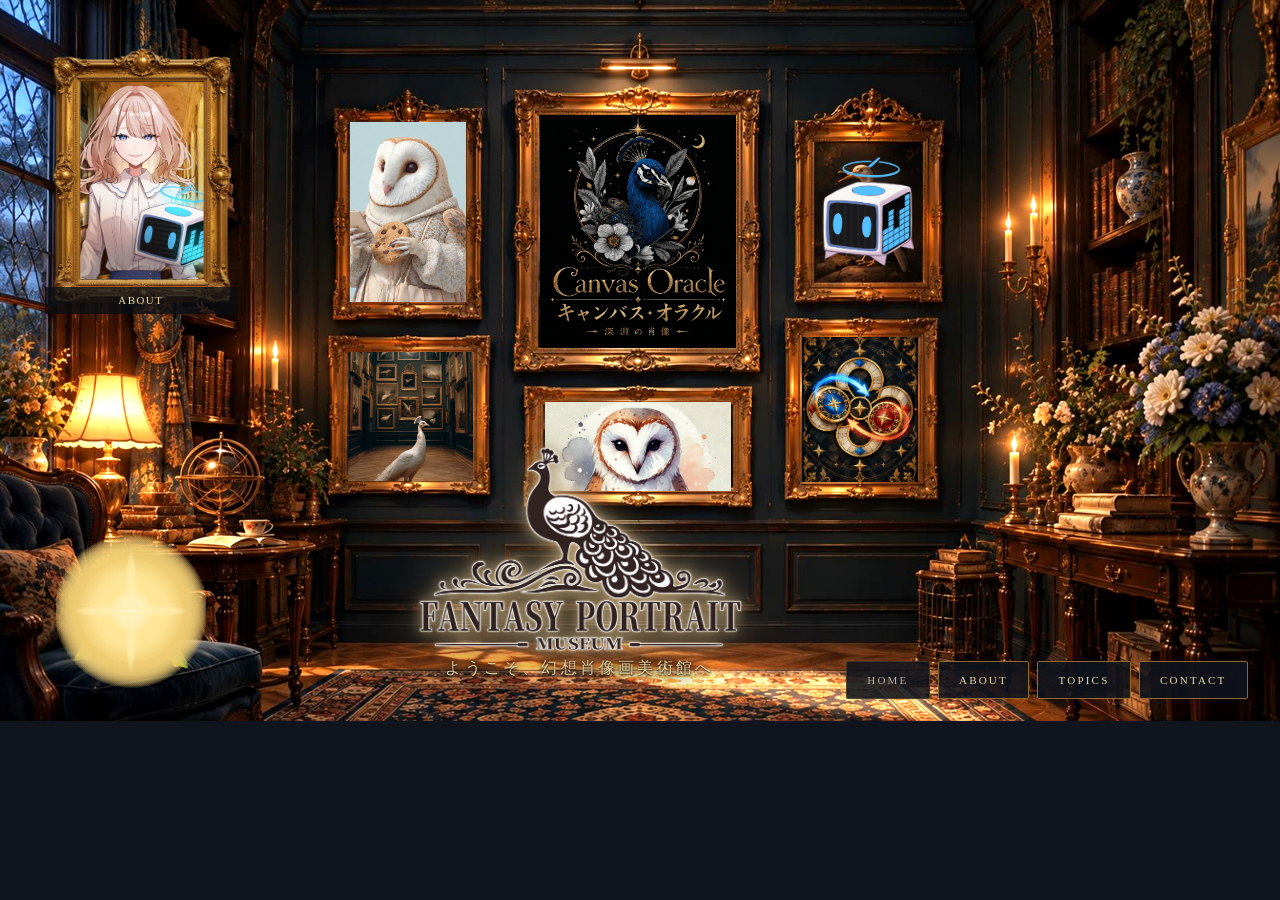
<file: index.html>
<!DOCTYPE html>
<html lang="ja">
<head>
<meta charset="UTF-8">
<meta name="viewport" content="width=device-width, initial-scale=1">
<title>幻想肖像画美術館｜Portfolio</title>
<meta name="description" content="幻想肖像画美術館の小展示室をイメージしたポートフォリオサイト">
<link rel="icon" href="data:image/svg+xml,%3Csvg xmlns='http://www.w3.org/2000/svg' viewBox='0 0 32 32'%3E%3Crect width='32' height='32' fill='%230f141d'/%3E%3Crect x='7' y='7' width='18' height='18' fill='none' stroke='%23cfa958' stroke-width='2'/%3E%3C/svg%3E">
<link rel="preload" as="image" href="assets/images/hero_exterior.jpg" media="(max-width: 899px), (max-aspect-ratio: 5/4)">
<link rel="preload" as="image" href="assets/images/room_mobile.jpg" media="(max-width: 899px), (max-aspect-ratio: 5/4)">
<link rel="preload" as="image" href="assets/images/room_pc.jpg" media="(min-width: 900px) and (min-aspect-ratio: 5/4)">
<link rel="stylesheet" href="css/style.css">
</head>
<body class="page-main">

<div class="museum">

  <!-- スマホ：美術館の外観（PCでは非表示） -->
  <header class="hero">
    <div class="hero-bg" aria-hidden="true"></div>
    <div class="hero-gradient" aria-hidden="true"></div>
    <div class="hero-inner">
      <img class="logo" data-role="site-logo" src="assets/images/logo.svg" alt="幻想肖像画美術館" width="480" height="120">
      <p class="welcome-text" data-role="welcome-text">ようこそ、幻想肖像画美術館へ</p>
    </div>
  </header>

  <!-- PC：壁のパネルに置くロゴ（スマホでは非表示） -->
  <div class="pc-logo-block">
    <img class="pc-logo" data-role="site-logo" src="assets/images/logo.svg" alt="幻想肖像画美術館" width="480" height="120">
    <p class="welcome-text" data-role="welcome-text">ようこそ、幻想肖像画美術館へ</p>
  </div>

  <!-- 小展示室（背景画像に描かれた額縁の上に、肖像リンクと展示を重ねる） -->
  <div class="room">
    <div class="room-bg" aria-hidden="true"></div>

    <a class="slot portrait-frame" id="portraitFrame" href="about.html" aria-label="自己紹介ページへ">
      <span class="frame-outer">
        <span class="frame-inner">
          <img id="portraitImage" src="assets/images/portrait_voice.svg" alt="">
        </span>
      </span>
      <span class="slot-caption always-caption" aria-hidden="true">ABOUT</span>
    </a>

    <nav class="wall" id="exhibitGallery" aria-label="活動展示"></nav>

    <div id="sideDecorSlot"></div>
  </div>

  <!-- スマホ用：展示名の一覧（額縁が小さいため、名前を文字でも見せる） -->
  <nav class="exhibit-list" id="exhibitList" aria-label="展示一覧">
    <span class="exhibit-list-label">EXHIBITION</span>
  </nav>

  <!-- サイト内ナビゲーション -->
  <nav class="site-nav" aria-label="サイト内ナビゲーション">
    <a href="index.html" class="is-current">HOME</a>
    <a href="about.html">ABOUT</a>
    <a href="topics.html">TOPICS</a>
    <a href="contact.html">CONTACT</a>
  </nav>

</div>

<script src="data/config.js"></script>
<script src="data/layout.js"></script>
<script src="js/common.js"></script>
<script src="js/layout-apply.js"></script>
<script src="js/main.js"></script>
</body>
</html>
</file>
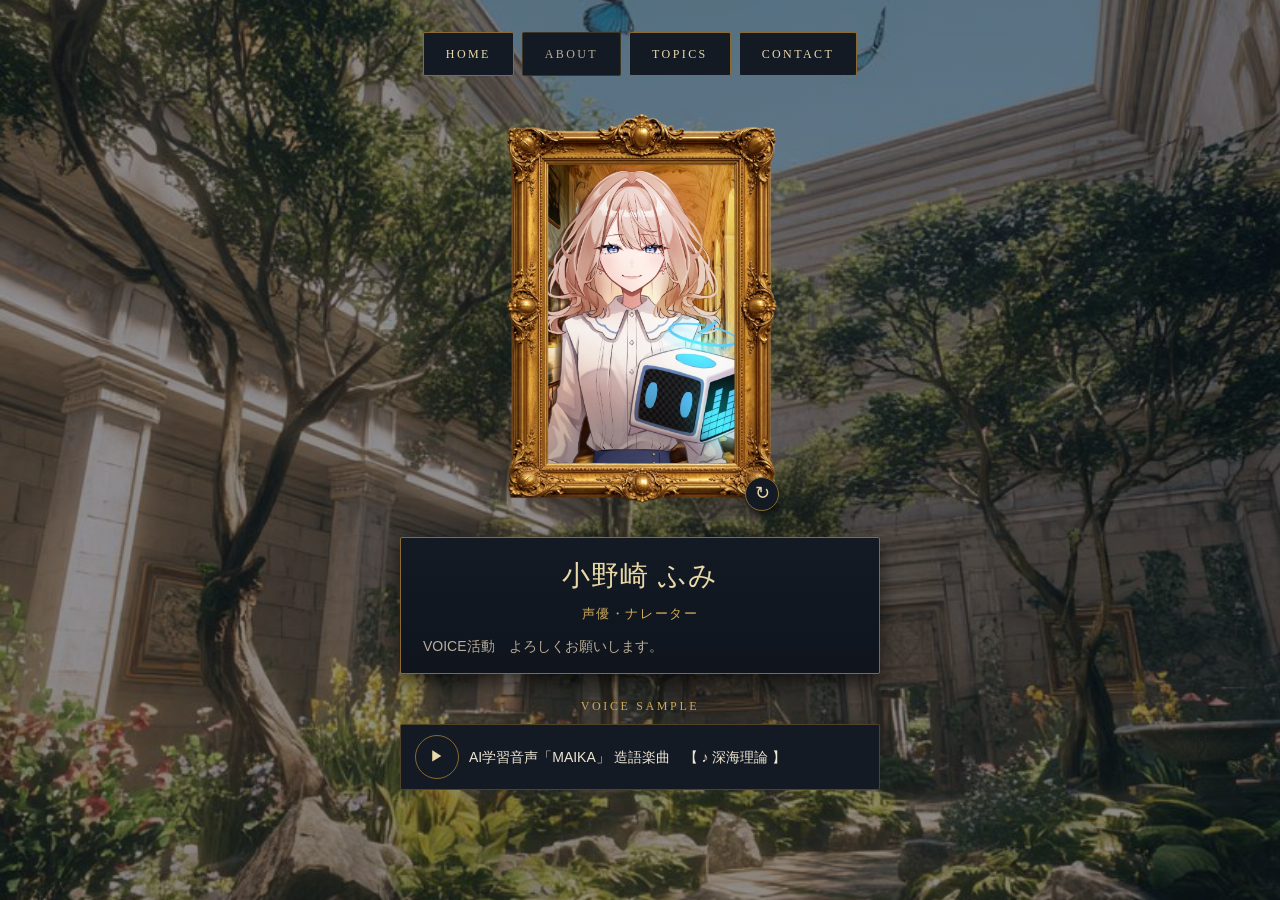
<file: about.html>
<!DOCTYPE html>
<html lang="ja">
<head>
<meta charset="UTF-8">
<meta name="viewport" content="width=device-width, initial-scale=1">
<title>ABOUT｜幻想肖像画美術館</title>
<meta name="description" content="幻想肖像画美術館 ポートフォリオ 自己紹介ページ">
<link rel="icon" href="data:image/svg+xml,%3Csvg xmlns='http://www.w3.org/2000/svg' viewBox='0 0 32 32'%3E%3Crect width='32' height='32' fill='%230f141d'/%3E%3Crect x='7' y='7' width='18' height='18' fill='none' stroke='%23cfa958' stroke-width='2'/%3E%3C/svg%3E">
<link rel="stylesheet" href="css/style.css">
</head>
<body class="page-about">

<div class="about-page">

  <nav class="site-nav" aria-label="サイト内ナビゲーション">
    <a href="index.html">HOME</a>
    <a href="about.html" class="is-current">ABOUT</a>
    <a href="topics.html">TOPICS</a>
    <a href="contact.html">CONTACT</a>
  </nav>

  <div class="about-card" id="aboutCard">

    <div class="portrait-frame" id="portraitFrame">
      <span class="frame-outer">
        <span class="frame-inner">
          <img id="portraitImage" src="assets/images/portrait_voice.svg" alt="肖像画">
        </span>
      </span>
      <span class="portrait-toggle-mark" aria-hidden="true">&#8635;</span>
      <span class="portrait-hint">姿を切り替える</span>
    </div>

    <div class="about-body">
      <div class="plaque">
        <h1 id="profileName">◯◯（芸名）</h1>
        <p class="profile-title" id="profileTitle">声優・ナレーター</p>
        <p class="profile-bio" id="profileBio">自己紹介文がここに入ります。</p>
      </div>

      <!-- 声の活動の姿のときに表示 -->
      <div class="voice-sample-panel" id="voiceSection" aria-label="VOICE SAMPLE">
        <span class="voice-sample-panel-label">VOICE SAMPLE</span>
        <div id="voiceSamplePanel"></div>
      </div>

      <!-- 美術館ガイドの姿のときに表示 -->
      <div class="attachment-gallery" id="attachmentGallery" aria-label="創作イラストなどの添付物">
        <span class="attachment-gallery-label">CREATIVE WORKS</span>
      </div>
    </div>

  </div>

</div>

<!-- 創作イラストなどの添付物を大きく見るための枠 -->
<div class="lightbox" id="lightbox" hidden>
  <div class="lightbox-backdrop" data-lightbox-close></div>

  <div class="lightbox-panel" role="dialog" aria-modal="true" aria-label="添付物の拡大表示">
    <div class="lightbox-stage" id="lightboxStage">
      <!-- src は作品を開いたときに入ります（空の src は無駄な通信を起こすため書きません） -->
      <img id="lightboxImage" alt="">
    </div>

    <div class="lightbox-bar">
      <div>
        <p class="lightbox-title" id="lightboxTitle"></p>
        <p class="lightbox-hint" id="lightboxHint">画像を長押しすると拡大できます</p>
      </div>
      <div class="lightbox-actions">
        <button type="button" class="lightbox-btn" id="lightboxZoom">もっと拡大</button>
        <a class="lightbox-btn" id="lightboxLink" target="_blank" rel="noopener noreferrer" hidden>リンクを開く</a>
      </div>
    </div>

    <button type="button" class="lightbox-nav lightbox-prev" id="lightboxPrev" aria-label="前の作品">&#8249;</button>
    <button type="button" class="lightbox-nav lightbox-next" id="lightboxNext" aria-label="次の作品">&#8250;</button>
    <button type="button" class="lightbox-close" id="lightboxClose" aria-label="閉じる">&#215;</button>
  </div>
</div>

<script src="data/config.js"></script>
<script src="js/common.js"></script>
<script src="js/about.js"></script>
</body>
</html>
</file>
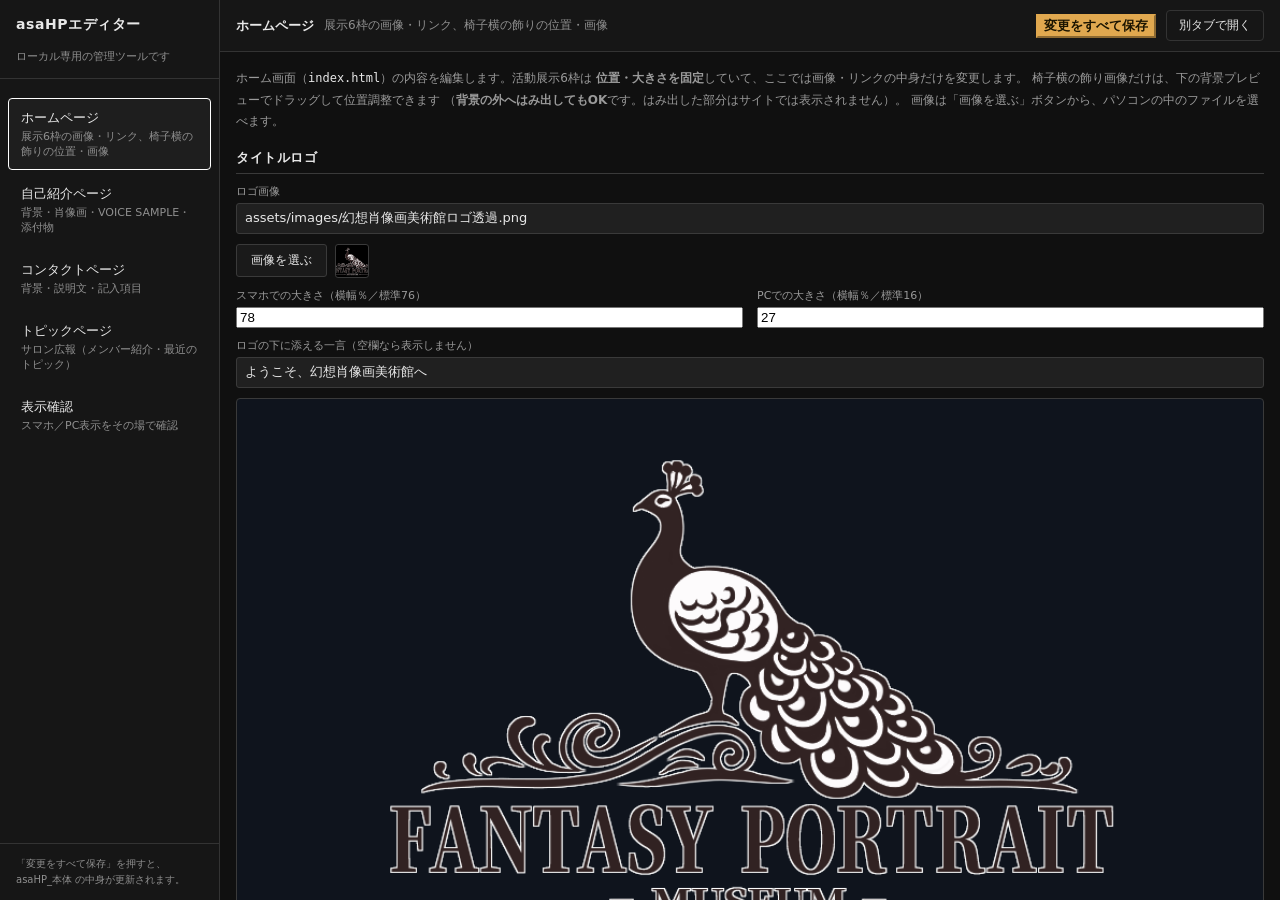
<file: asaHPエディター.html>
<!DOCTYPE html>
<html lang="ja">
<head>
<meta charset="UTF-8">
<meta name="viewport" content="width=device-width, initial-scale=1">
<title>asaHPエディター</title>
<style>
  :root {
    --bg: #0b0b0b;
    --panel: #161616;
    --panel-2: #1e1e1e;
    --border: #333333;
    --text: #e8e8e8;
    --dim: #8f8f8f;
    --accent: #ffffff;
  }
  * { box-sizing: border-box; }
  html, body {
    margin: 0;
    height: 100%;
    background: var(--bg);
    color: var(--text);
    font-family: "Hiragino Kaku Gothic ProN", "Yu Gothic", "Meiryo", system-ui, sans-serif;
  }

  .shell { display: flex; height: 100%; }

  /* ---- サイドバー（ノート一覧） ---- */
  .side {
    width: 220px;
    flex: none;
    background: var(--panel);
    border-right: 1px solid var(--border);
    display: flex;
    flex-direction: column;
  }
  .side h1 {
    font-size: 14px;
    font-weight: 700;
    letter-spacing: 0.04em;
    margin: 0;
    padding: 16px 16px 4px;
    color: var(--text);
  }
  .side .caption {
    font-size: 11px;
    color: var(--dim);
    padding: 0 16px 14px;
    border-bottom: 1px solid var(--border);
  }
  .note-list {
    list-style: none;
    margin: 0;
    padding: 8px;
    display: flex;
    flex-direction: column;
    gap: 4px;
  }
  .note-list button {
    position: relative;
    width: 100%;
    text-align: left;
    background: transparent;
    color: var(--text);
    border: 1px solid transparent;
    border-radius: 4px;
    padding: 10px 12px;
    font-size: 13px;
    font-family: inherit;
    cursor: pointer;
  }
  .note-list button .desc {
    display: block;
    font-size: 11px;
    color: var(--dim);
    margin-top: 2px;
  }
  .note-list button:hover { border-color: var(--border); background: var(--panel-2); }
  .note-list button.on { background: var(--panel-2); border-color: var(--accent); }
  .note-list button .dot {
    display: none;
    position: absolute;
    top: 10px; right: 10px;
    width: 7px; height: 7px;
    border-radius: 50%;
    background: #e0a84f;
  }
  .note-list button.dirty .dot { display: block; }

  .side .foot {
    margin-top: auto;
    padding: 12px 16px;
    font-size: 10px;
    color: var(--dim);
    border-top: 1px solid var(--border);
    line-height: 1.6;
  }

  /* ---- メイン ---- */
  .main { flex: 1; min-width: 0; display: flex; flex-direction: column; }
  .topbar {
    flex: none;
    display: flex;
    align-items: center;
    gap: 10px;
    padding: 10px 16px;
    border-bottom: 1px solid var(--border);
    background: var(--panel);
  }
  .topbar .title { font-size: 13px; font-weight: 700; }
  .topbar .desc { font-size: 12px; color: var(--dim); }
  .topbar .sp { flex: 1; }
  .topbar .note-msg { font-size: 12px; color: var(--dim); }
  .topbar a, .topbar button.linklike {
    font-size: 12px;
    color: var(--text);
    text-decoration: none;
    border: 1px solid var(--border);
    border-radius: 4px;
    padding: 6px 12px;
    background: transparent;
    font-family: inherit;
    cursor: pointer;
  }
  .topbar a:hover, .topbar button.linklike:hover { border-color: var(--accent); }
  .topbar button.primary {
    background: #e0a84f;
    border-color: #e0a84f;
    color: #1a1400;
    font-weight: 700;
  }
  .topbar button.primary:hover { filter: brightness(1.08); }
  .topbar button:disabled { opacity: .55; cursor: default; }

  .content { position: relative; flex: 1; min-height: 0; }
  .content iframe { position: absolute; inset: 0; width: 100%; height: 100%; border: 0; background: var(--bg); }

  /* 狭い画面ではサイドバーを上に */
  @media (max-width: 760px) {
    .shell { flex-direction: column; }
    .side { width: auto; border-right: 0; border-bottom: 1px solid var(--border); }
    .note-list { flex-direction: row; overflow-x: auto; }
    .note-list button { width: auto; min-width: 140px; }
    .note-list button .desc { display: none; }
    .side .foot { display: none; }
  }
</style>
</head>
<body>

<div class="shell">
  <div class="side">
    <h1>asaHPエディター</h1>
    <p class="caption">ローカル専用の管理ツールです</p>
    <ul class="note-list" id="noteList"></ul>
    <div class="foot">
      「変更をすべて保存」を押すと、<br>
      asaHP_本体 の中身が更新されます。
    </div>
  </div>

  <div class="main">
    <div class="topbar">
      <span class="title" id="noteTitle"></span>
      <span class="desc" id="noteDesc"></span>
      <span class="sp"></span>
      <span class="note-msg" id="saveMsg"></span>
      <button type="button" class="primary" id="saveAllBtn">変更をすべて保存</button>
      <a id="popout" href="#" target="_blank" rel="noopener">別タブで開く</a>
    </div>
    <div class="content" id="content"></div>
  </div>
</div>

<script>
(function () {
  // 今後ツールが増えたら、ここに追加してください。
  var NOTES = [
    { id: "home", name: "ホームページ", desc: "展示6枠の画像・リンク、椅子横の飾りの位置・画像", url: "tools/layout.html" },
    { id: "about", name: "自己紹介ページ", desc: "背景・肖像画・VOICE SAMPLE・添付物", url: "tools/about.html" },
    { id: "contact", name: "コンタクトページ", desc: "背景・説明文・記入項目", url: "tools/contact.html" },
    { id: "topics", name: "トピックページ", desc: "サロン広報（メンバー紹介・最近のトピック）", url: "tools/topics.html" },
    { id: "preview", name: "表示確認", desc: "スマホ／PC表示をその場で確認", url: "tools/preview.html" }
  ];

  var listEl = document.getElementById("noteList");
  var content = document.getElementById("content");
  var titleEl = document.getElementById("noteTitle");
  var descEl = document.getElementById("noteDesc");
  var popout = document.getElementById("popout");
  var saveAllBtn = document.getElementById("saveAllBtn");
  var saveMsg = document.getElementById("saveMsg");
  var frames = {};
  var buttons = {};
  var current = null;
  var msgHoldUntil = 0;

  function frameWin(id) {
    try { return frames[id] && frames[id].contentWindow; } catch (e) { return null; }
  }

  function isDirty(id) {
    try {
      var w = frameWin(id);
      return !!(w && typeof w.EDITOR_DIRTY === "function" && w.EDITOR_DIRTY());
    } catch (e) { return false; }
  }

  function ensureFrame(note) {
    if (frames[note.id]) return frames[note.id];
    var f = document.createElement("iframe");
    f.src = note.url;
    f.title = note.name;
    content.appendChild(f);
    frames[note.id] = f;
    return f;
  }

  function select(id) {
    var note = NOTES.filter(function (n) { return n.id === id; })[0] || NOTES[0];
    ensureFrame(note);
    NOTES.forEach(function (n) {
      buttons[n.id].classList.toggle("on", n.id === note.id);
      if (frames[n.id]) frames[n.id].style.display = n.id === note.id ? "block" : "none";
    });
    titleEl.textContent = note.name;
    descEl.textContent = note.desc;
    popout.href = note.url;
    current = note.id;
    try { localStorage.setItem("asaHP-editor-note", note.id); } catch (e) {}
  }

  function refreshBadges() {
    NOTES.forEach(function (n) {
      buttons[n.id].classList.toggle("dirty", isDirty(n.id));
    });
    if (Date.now() < msgHoldUntil) return;
    saveMsg.textContent = current && isDirty(current) ? "● 未保存の変更があります" : "";
  }

  NOTES.forEach(function (n) {
    var li = document.createElement("li");
    var btn = document.createElement("button");
    btn.type = "button";
    btn.innerHTML = n.name + '<span class="desc">' + n.desc + '</span><span class="dot"></span>';
    btn.addEventListener("click", function () { select(n.id); });
    li.appendChild(btn);
    listEl.appendChild(li);
    buttons[n.id] = btn;
  });

  saveAllBtn.addEventListener("click", async function () {
    var targets = NOTES.filter(function (n) { return isDirty(n.id); });
    if (!targets.length) {
      saveMsg.textContent = "保存していない変更はありません";
      msgHoldUntil = Date.now() + 2500;
      return;
    }
    saveAllBtn.disabled = true;
    msgHoldUntil = Date.now() + 60000;
    var done = [], failed = [];
    for (var i = 0; i < targets.length; i++) {
      var n = targets[i];
      saveMsg.textContent = "「" + n.name + "」を保存しています…";
      try {
        var w = frameWin(n.id);
        if (!w || typeof w.EDITOR_SAVE !== "function") throw new Error("保存の仕組みがありません");
        await w.EDITOR_SAVE();
        (isDirty(n.id) ? failed : done).push(n.name);
      } catch (e) {
        failed.push(n.name);
      }
    }
    saveAllBtn.disabled = false;
    msgHoldUntil = 0;
    refreshBadges();
    saveMsg.textContent =
      (done.length ? "保存しました：" + done.join("・") : "") +
      (failed.length ? (done.length ? "　" : "") + "保存できませんでした：" + failed.join("・") : "");
    msgHoldUntil = Date.now() + (failed.length ? 8000 : 4000);
  });

  window.addEventListener("beforeunload", function (e) {
    if (NOTES.some(function (n) { return isDirty(n.id); })) {
      e.preventDefault();
      e.returnValue = "";
    }
  });

  setInterval(refreshBadges, 1000);

  var start = "home";
  try { start = localStorage.getItem("asaHP-editor-note") || start; } catch (e) {}
  select(start);
})();
</script>
</body>
</html>
</file>
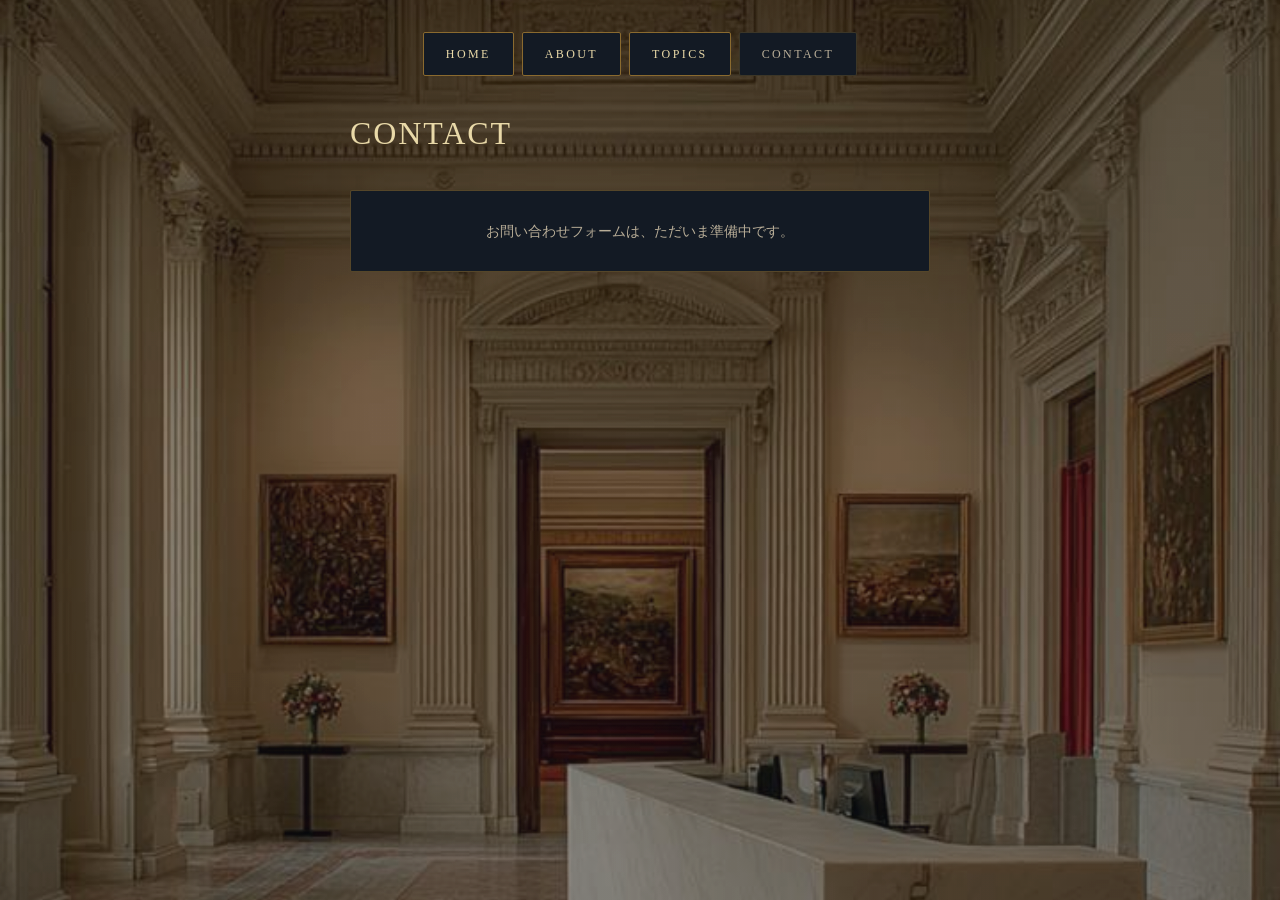
<file: contact.html>
<!DOCTYPE html>
<html lang="ja">
<head>
<meta charset="UTF-8">
<meta name="viewport" content="width=device-width, initial-scale=1">
<title>CONTACT｜幻想肖像画美術館</title>
<meta name="description" content="幻想肖像画美術館 ポートフォリオへのお問い合わせ">
<link rel="icon" href="data:image/svg+xml,%3Csvg xmlns='http://www.w3.org/2000/svg' viewBox='0 0 32 32'%3E%3Crect width='32' height='32' fill='%230f141d'/%3E%3Crect x='7' y='7' width='18' height='18' fill='none' stroke='%23cfa958' stroke-width='2'/%3E%3C/svg%3E">
<link rel="stylesheet" href="css/style.css">
</head>
<body class="contact-body">

<div class="contact-page">

  <nav class="site-nav" aria-label="サイト内ナビゲーション">
    <a href="index.html">HOME</a>
    <a href="about.html">ABOUT</a>
    <a href="topics.html">TOPICS</a>
    <a href="contact.html" class="is-current">CONTACT</a>
  </nav>

  <h1>CONTACT</h1>
  <p class="contact-lead" id="contactLead">お仕事のご依頼・お問い合わせは、以下のフォームよりお送りください。</p>

  <!-- Googleフォーム連携をオフにしているときの案内 -->
  <p class="contact-closed" id="contactClosed" hidden></p>

  <form class="contact-form" id="contactForm" novalidate>

    <div id="contactFields"></div>

    <button type="submit" class="form-submit" id="formSubmitBtn">送信</button>
    <p class="form-status" id="formStatus" role="status" aria-live="polite"></p>

  </form>

</div>

<script src="data/config.js"></script>
<script src="js/common.js"></script>
<script src="js/contact.js"></script>
</body>
</html>
</file>
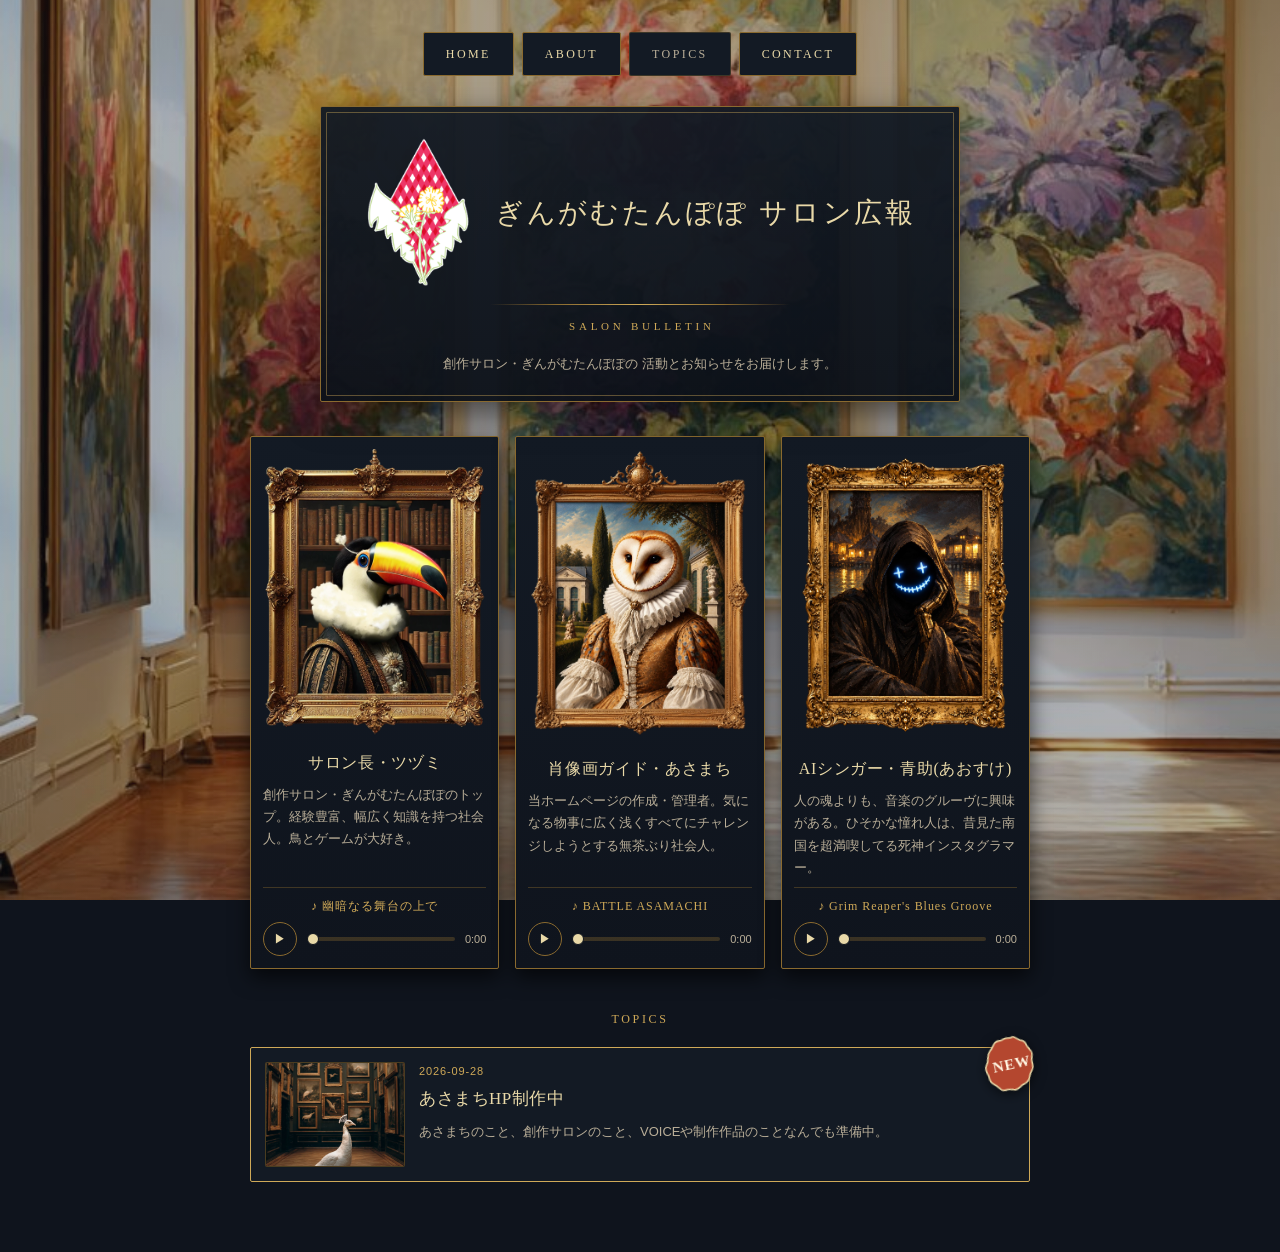
<file: topics.html>
<!DOCTYPE html>
<html lang="ja">
<head>
<meta charset="UTF-8">
<meta name="viewport" content="width=device-width, initial-scale=1">
<title>ぎんがむたんぽぽ・サロン広報｜幻想肖像画美術館</title>
<meta name="description" content="サロンメンバーの紹介と、更新情報・最新活動ニュース">
<link rel="icon" href="data:image/svg+xml,%3Csvg xmlns='http://www.w3.org/2000/svg' viewBox='0 0 32 32'%3E%3Crect width='32' height='32' fill='%230f141d'/%3E%3Crect x='7' y='7' width='18' height='18' fill='none' stroke='%23cfa958' stroke-width='2'/%3E%3C/svg%3E">
<link rel="stylesheet" href="css/style.css">
</head>
<body class="page-topics">

<div class="topics-page">

  <nav class="site-nav" aria-label="サイト内ナビゲーション">
    <a href="index.html">HOME</a>
    <a href="about.html">ABOUT</a>
    <a href="topics.html" class="is-current">TOPICS</a>
    <a href="contact.html">CONTACT</a>
  </nav>

  <!-- 展示室の入口サインのように、ロゴとページ名をひとまとめにした銘板 -->
  <header class="salon-plate" id="salonPlate">
    <h1 id="topicsTitle">ぎんがむたんぽぽ・サロン広報</h1>
    <p class="salon-kicker" id="salonKicker" hidden></p>
    <p class="salon-lead" id="salonLead" hidden></p>
  </header>

  <!-- サロンメンバー（最大3人） -->
  <section class="member-list" id="memberList" aria-label="サロンメンバー"></section>

  <!-- 最近のトピック（最大3記事・新しいものが上） -->
  <section class="article-list" id="articleList" aria-label="最近のトピック">
    <h2 class="article-list-label">TOPICS</h2>
  </section>

</div>

<script src="data/config.js"></script>
<script src="js/common.js"></script>
<script src="js/topics.js"></script>
</body>
</html>
</file>
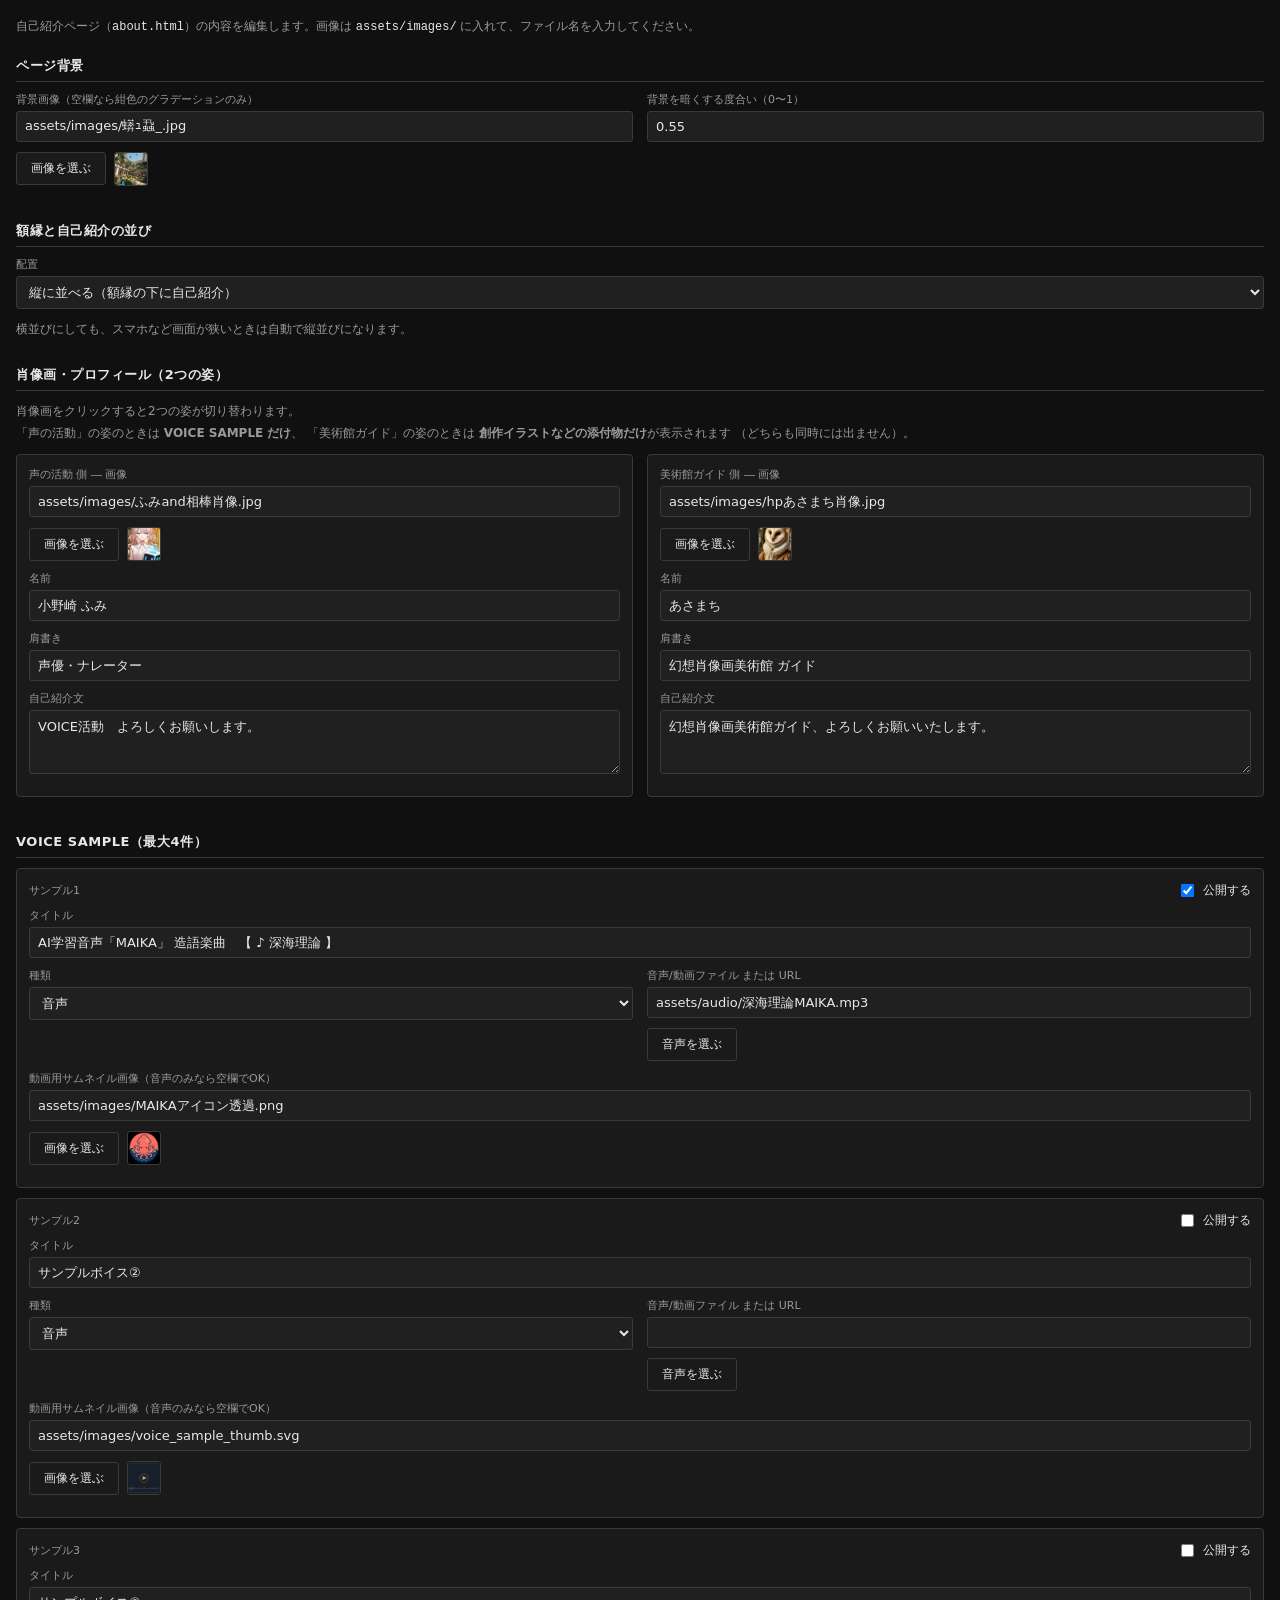
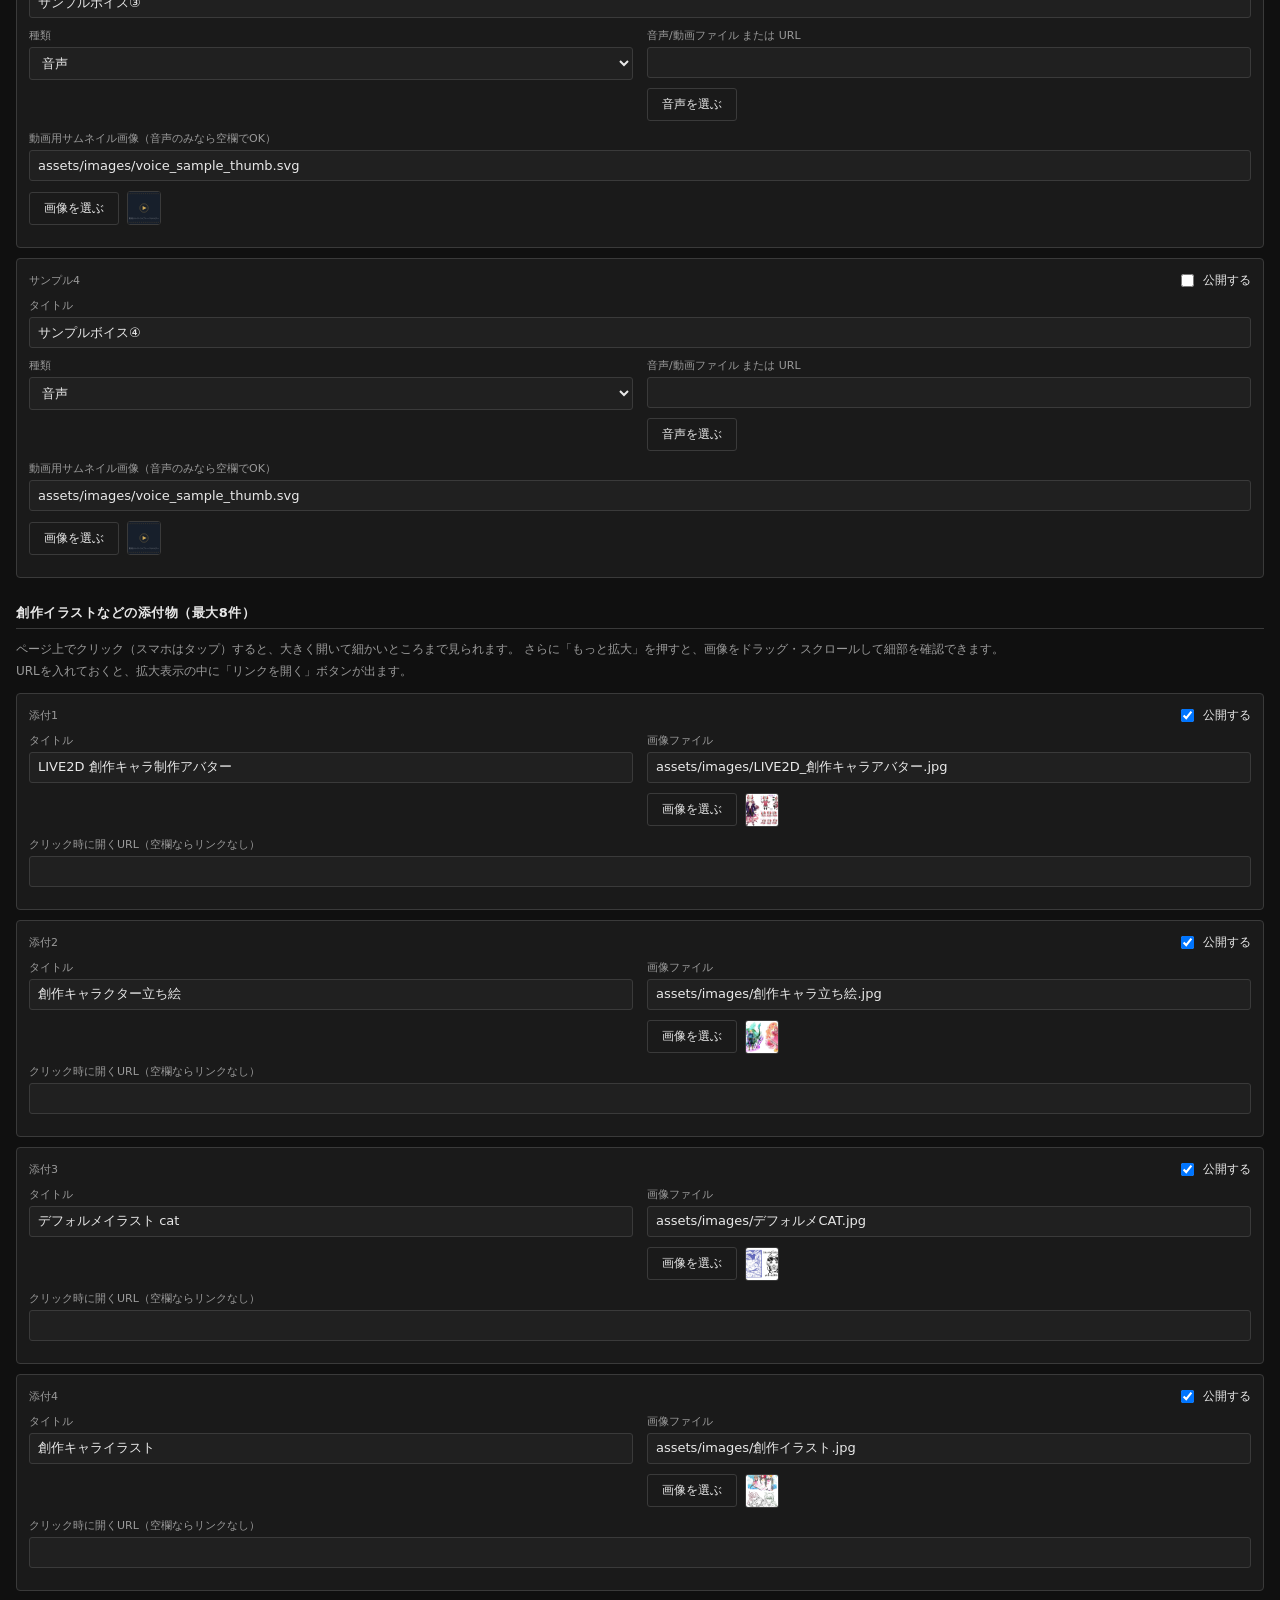
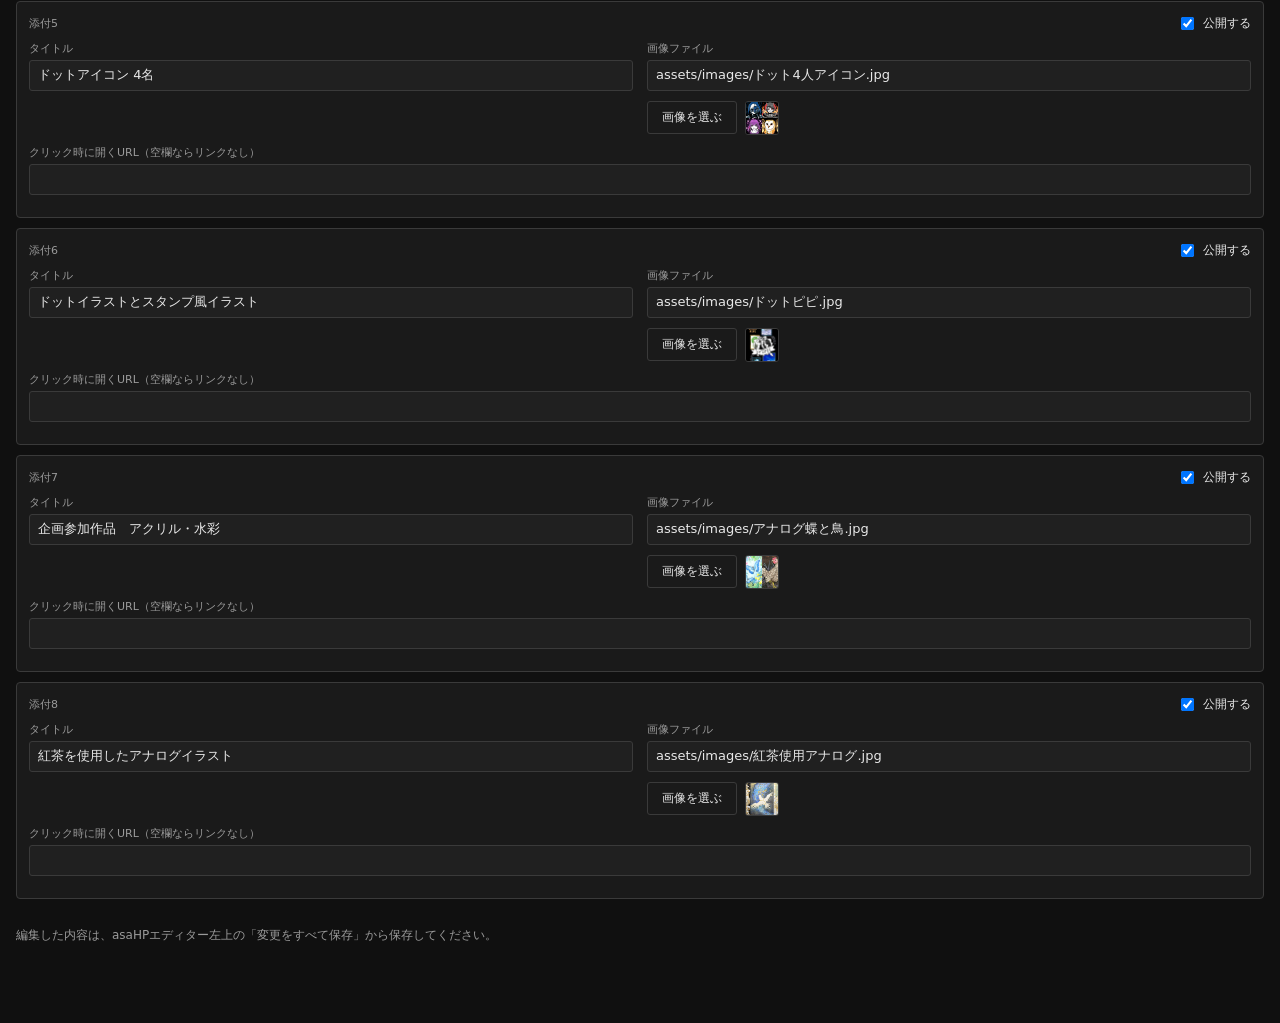
<file: tools/about.html>
<!DOCTYPE html>
<html lang="ja">
<head>
<meta charset="UTF-8">
<meta name="viewport" content="width=device-width, initial-scale=1">
<title>自己紹介ページ｜asaHPエディター</title>
<link rel="stylesheet" href="../css/editor-tools.css">
<style>
  :root {
    --bg: #101010; --panel: #1a1a1a; --panel-2: #202020;
    --border: #3a3a3a; --text: #e8e8e8; --dim: #9a9a9a; --accent: #ffffff;
  }
  * { box-sizing: border-box; }
  html, body {
    margin: 0; background: var(--bg); color: var(--text);
    font-family: "Hiragino Kaku Gothic ProN", "Yu Gothic", "Meiryo", system-ui, sans-serif;
  }
  body { padding: 16px 16px 60px; }

  .lead { color: var(--dim); font-size: 12px; margin: 0 0 18px; line-height: 1.8; }
  .lead code { color: var(--text); }

  .toolbar { display: flex; flex-wrap: wrap; gap: 8px; align-items: center; margin: 18px 0; }
  .btn {
    font-size: 12px; padding: 7px 14px; background: var(--panel); color: var(--text);
    border: 1px solid var(--border); border-radius: 3px; cursor: pointer; font-family: inherit;
  }
  .btn:hover { border-color: var(--accent); }
  #status { font-size: 12px; color: var(--dim); }

  section { margin-bottom: 26px; }
  section h2 {
    font-size: 13px; letter-spacing: 0.04em; margin: 0 0 10px;
    padding-bottom: 6px; border-bottom: 1px solid var(--border); color: var(--text);
  }

  .grid2 { display: grid; grid-template-columns: 1fr 1fr; gap: 14px; }
  @media (max-width: 700px) { .grid2 { grid-template-columns: 1fr; } }

  .field { display: flex; flex-direction: column; gap: 4px; margin-bottom: 10px; }
  .field label { font-size: 11px; color: var(--dim); }
  .field input[type="text"], .field input[type="number"], .field textarea, .field select {
    background: var(--panel-2); border: 1px solid var(--border); color: var(--text);
    padding: 7px 8px; border-radius: 3px; font-size: 13px; font-family: inherit; width: 100%;
  }
  .field textarea { min-height: 64px; resize: vertical; }

  .profile-box, .item-card {
    background: var(--panel); border: 1px solid var(--border); border-radius: 4px;
    padding: 12px; margin-bottom: 10px;
  }
  .item-card .item-head {
    display: flex; align-items: center; justify-content: space-between; margin-bottom: 8px;
  }
  .item-head .badge { font-size: 11px; color: var(--dim); }
  .item-head label { font-size: 12px; display: flex; align-items: center; gap: 6px; }

  textarea#outputCode {
    width: 100%; min-height: 220px; background: var(--panel-2); color: var(--text);
    border: 1px solid var(--border); border-radius: 3px; padding: 12px; font-size: 12px;
    font-family: Consolas, Menlo, monospace; white-space: pre;
  }
</style>
</head>
<body>

<p class="lead">
  自己紹介ページ（<code>about.html</code>）の内容を編集します。画像は
  <code>assets/images/</code> に入れて、ファイル名を入力してください。
</p>

<section>
  <h2>ページ背景</h2>
  <div class="grid2">
    <div class="field">
      <label for="aboutBg">背景画像（空欄なら紺色のグラデーションのみ）</label>
      <input type="text" id="aboutBg" placeholder="assets/images/about_bg.jpg" data-picker="images">
    </div>
    <div class="field">
      <label for="aboutOverlay">背景を暗くする度合い（0〜1）</label>
      <input type="number" id="aboutOverlay" min="0" max="1" step="0.05">
    </div>
  </div>
</section>

<section>
  <h2>額縁と自己紹介の並び</h2>
  <div class="field">
    <label for="aboutLayout">配置</label>
    <select id="aboutLayout">
      <option value="vertical">縦に並べる（額縁の下に自己紹介）</option>
      <option value="side-left">横に並べる（額縁が左・自己紹介が右）</option>
      <option value="side-right">横に並べる（額縁が右・自己紹介が左）</option>
    </select>
  </div>
  <p class="lead" style="margin:0;">
    横並びにしても、スマホなど画面が狭いときは自動で縦並びになります。
  </p>
</section>

<section>
  <h2>肖像画・プロフィール（2つの姿）</h2>
  <p class="lead" style="margin:0 0 10px;">
    肖像画をクリックすると2つの姿が切り替わります。<br>
    「声の活動」の姿のときは <strong>VOICE SAMPLE だけ</strong>、
    「美術館ガイド」の姿のときは <strong>創作イラストなどの添付物だけ</strong>が表示されます
    （どちらも同時には出ません）。
  </p>
  <div class="grid2">
    <div class="profile-box">
      <div class="field"><label>声の活動 側 ― 画像</label><input type="text" id="voiceImage" data-picker="images"></div>
      <div class="field"><label>名前</label><input type="text" id="voiceName"></div>
      <div class="field"><label>肩書き</label><input type="text" id="voiceTitle"></div>
      <div class="field"><label>自己紹介文</label><textarea id="voiceBio"></textarea></div>
    </div>
    <div class="profile-box">
      <div class="field"><label>美術館ガイド 側 ― 画像</label><input type="text" id="guideImage" data-picker="images"></div>
      <div class="field"><label>名前</label><input type="text" id="guideName"></div>
      <div class="field"><label>肩書き</label><input type="text" id="guideTitle"></div>
      <div class="field"><label>自己紹介文</label><textarea id="guideBio"></textarea></div>
    </div>
  </div>
</section>

<section>
  <h2>VOICE SAMPLE（最大4件）</h2>
  <div id="voiceSampleList"></div>
</section>

<section>
  <h2>創作イラストなどの添付物（最大8件）</h2>
  <p class="lead" style="margin:0 0 10px;">
    ページ上でクリック（スマホはタップ）すると、大きく開いて細かいところまで見られます。
    さらに「もっと拡大」を押すと、画像をドラッグ・スクロールして細部を確認できます。<br>
    URLを入れておくと、拡大表示の中に「リンクを開く」ボタンが出ます。
  </p>
  <div id="attachmentList"></div>
</section>

<p class="lead">
  編集した内容は、asaHPエディター左上の「変更をすべて保存」から保存してください。
</p>

<script src="../data/config.js"></script>
<script src="../js/save-api.js"></script>
<script src="../js/file-picker.js"></script>
<script src="../js/config-serializer.js"></script>
<script src="../js/about-editor.js"></script>
</body>
</html>
</file>
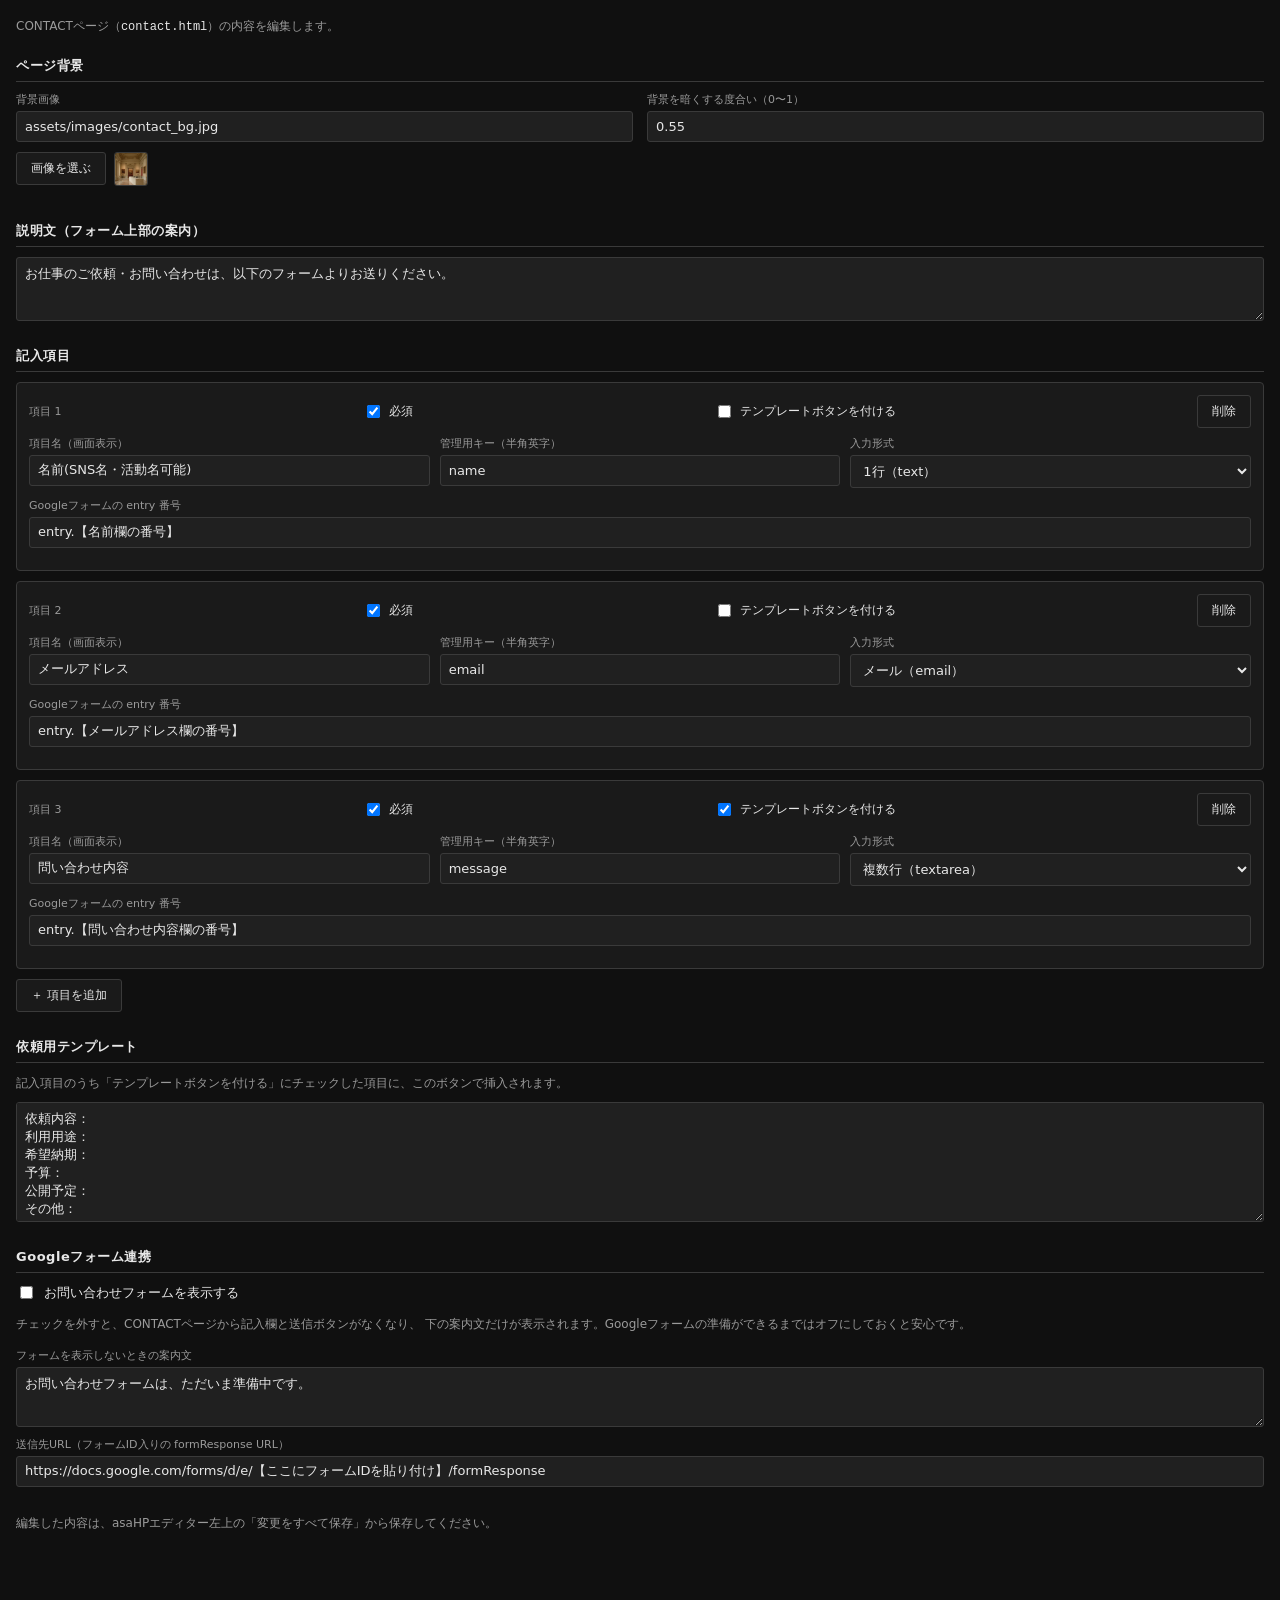
<file: tools/contact.html>
<!DOCTYPE html>
<html lang="ja">
<head>
<meta charset="UTF-8">
<meta name="viewport" content="width=device-width, initial-scale=1">
<title>コンタクトページ｜asaHPエディター</title>
<link rel="stylesheet" href="../css/editor-tools.css">
<style>
  :root {
    --bg: #101010; --panel: #1a1a1a; --panel-2: #202020;
    --border: #3a3a3a; --text: #e8e8e8; --dim: #9a9a9a; --accent: #ffffff;
  }
  * { box-sizing: border-box; }
  html, body {
    margin: 0; background: var(--bg); color: var(--text);
    font-family: "Hiragino Kaku Gothic ProN", "Yu Gothic", "Meiryo", system-ui, sans-serif;
  }
  body { padding: 16px 16px 60px; }

  .lead { color: var(--dim); font-size: 12px; margin: 0 0 18px; line-height: 1.8; }
  .lead code { color: var(--text); }

  .toolbar { display: flex; flex-wrap: wrap; gap: 8px; align-items: center; margin: 18px 0; }
  .btn {
    font-size: 12px; padding: 7px 14px; background: var(--panel); color: var(--text);
    border: 1px solid var(--border); border-radius: 3px; cursor: pointer; font-family: inherit;
  }
  .btn:hover { border-color: var(--accent); }
  .btn.danger:hover { border-color: #d66; }
  #status { font-size: 12px; color: var(--dim); }

  section { margin-bottom: 26px; }
  section h2 {
    font-size: 13px; letter-spacing: 0.04em; margin: 0 0 10px;
    padding-bottom: 6px; border-bottom: 1px solid var(--border); color: var(--text);
  }

  .grid2 { display: grid; grid-template-columns: 1fr 1fr; gap: 14px; }
  @media (max-width: 700px) { .grid2 { grid-template-columns: 1fr; } }

  .field { display: flex; flex-direction: column; gap: 4px; margin-bottom: 10px; }
  .field label { font-size: 11px; color: var(--dim); }
  .field input[type="text"], .field input[type="number"], .field textarea, .field select {
    background: var(--panel-2); border: 1px solid var(--border); color: var(--text);
    padding: 7px 8px; border-radius: 3px; font-size: 13px; font-family: inherit; width: 100%;
  }
  .field textarea { min-height: 64px; resize: vertical; }

  .item-card {
    background: var(--panel); border: 1px solid var(--border); border-radius: 4px;
    padding: 12px; margin-bottom: 10px;
  }
  .item-head {
    display: flex; align-items: center; justify-content: space-between; margin-bottom: 8px; gap: 8px;
  }
  .item-head .badge { font-size: 11px; color: var(--dim); }
  .item-head label { font-size: 12px; display: flex; align-items: center; gap: 6px; white-space: nowrap; }
  .row3 { display: grid; grid-template-columns: 1fr 1fr 1fr; gap: 10px; }
  @media (max-width: 700px) { .row3 { grid-template-columns: 1fr; } }

  textarea#outputCode {
    width: 100%; min-height: 220px; background: var(--panel-2); color: var(--text);
    border: 1px solid var(--border); border-radius: 3px; padding: 12px; font-size: 12px;
    font-family: Consolas, Menlo, monospace; white-space: pre;
  }
</style>
</head>
<body>

<p class="lead">
  CONTACTページ（<code>contact.html</code>）の内容を編集します。
</p>

<section>
  <h2>ページ背景</h2>
  <div class="grid2">
    <div class="field">
      <label for="contactBg">背景画像</label>
      <input type="text" id="contactBg" placeholder="assets/images/contact_bg.jpg" data-picker="images">
    </div>
    <div class="field">
      <label for="contactOverlay">背景を暗くする度合い（0〜1）</label>
      <input type="number" id="contactOverlay" min="0" max="1" step="0.05">
    </div>
  </div>
</section>

<section>
  <h2>説明文（フォーム上部の案内）</h2>
  <div class="field"><textarea id="leadText"></textarea></div>
</section>

<section>
  <h2>記入項目</h2>
  <div id="fieldList"></div>
  <button type="button" class="btn" id="addFieldBtn">＋ 項目を追加</button>
</section>

<section>
  <h2>依頼用テンプレート</h2>
  <p class="lead" style="margin:0 0 8px;">記入項目のうち「テンプレートボタンを付ける」にチェックした項目に、このボタンで挿入されます。</p>
  <div class="field"><textarea id="requestTemplate" style="min-height:120px;"></textarea></div>
</section>

<section>
  <h2>Googleフォーム連携</h2>
  <div class="field" style="margin-bottom:12px;">
    <label style="display:flex;align-items:center;gap:8px;font-size:13px;color:var(--text);">
      <input type="checkbox" id="formPublished"> お問い合わせフォームを表示する
    </label>
  </div>
  <p class="lead" style="margin:0 0 12px;">
    チェックを外すと、CONTACTページから記入欄と送信ボタンがなくなり、
    下の案内文だけが表示されます。Googleフォームの準備ができるまではオフにしておくと安心です。
  </p>
  <div class="field">
    <label for="closedText">フォームを表示しないときの案内文</label>
    <textarea id="closedText" style="min-height:60px;"></textarea>
  </div>
  <div class="field">
    <label for="actionUrl">送信先URL（フォームID入りの formResponse URL）</label>
    <input type="text" id="actionUrl">
  </div>
</section>

<p class="lead">
  編集した内容は、asaHPエディター左上の「変更をすべて保存」から保存してください。
</p>

<script src="../data/config.js"></script>
<script src="../js/save-api.js"></script>
<script src="../js/file-picker.js"></script>
<script src="../js/config-serializer.js"></script>
<script src="../js/contact-editor.js"></script>
</body>
</html>
</file>
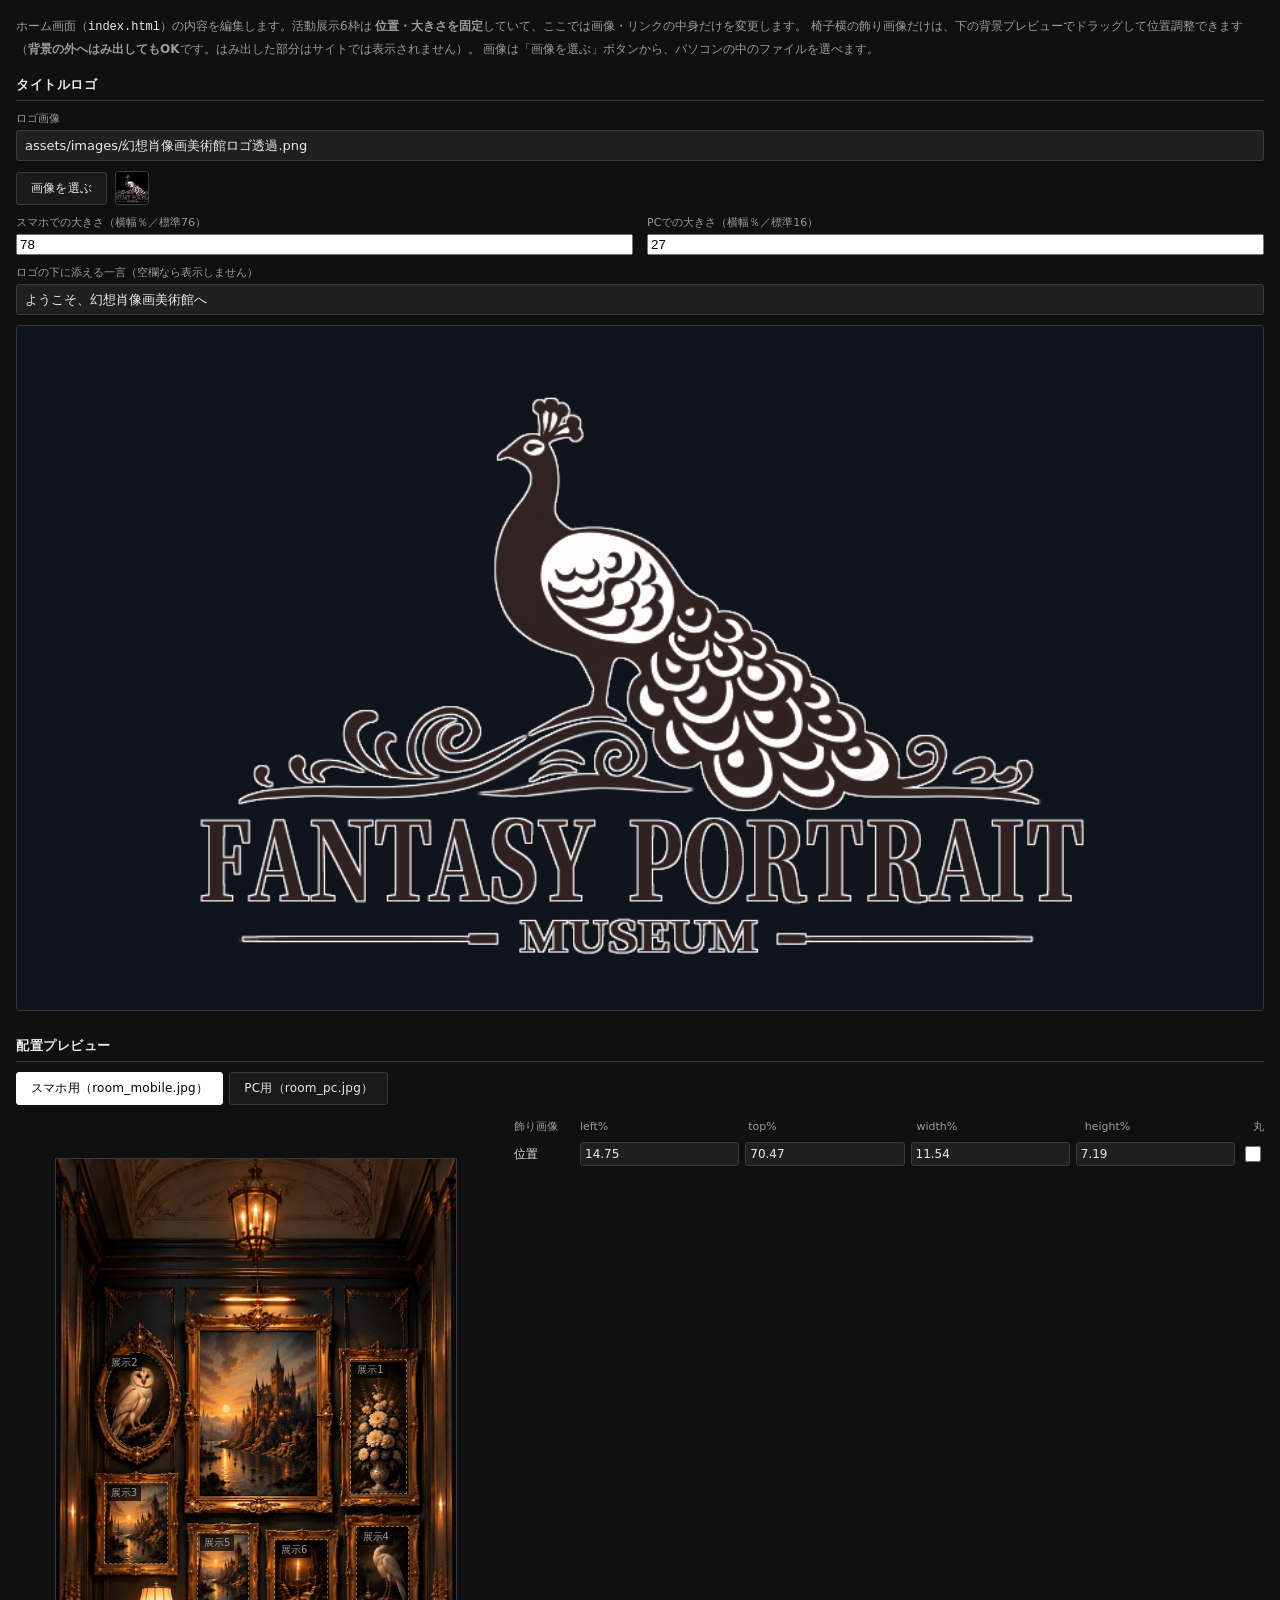
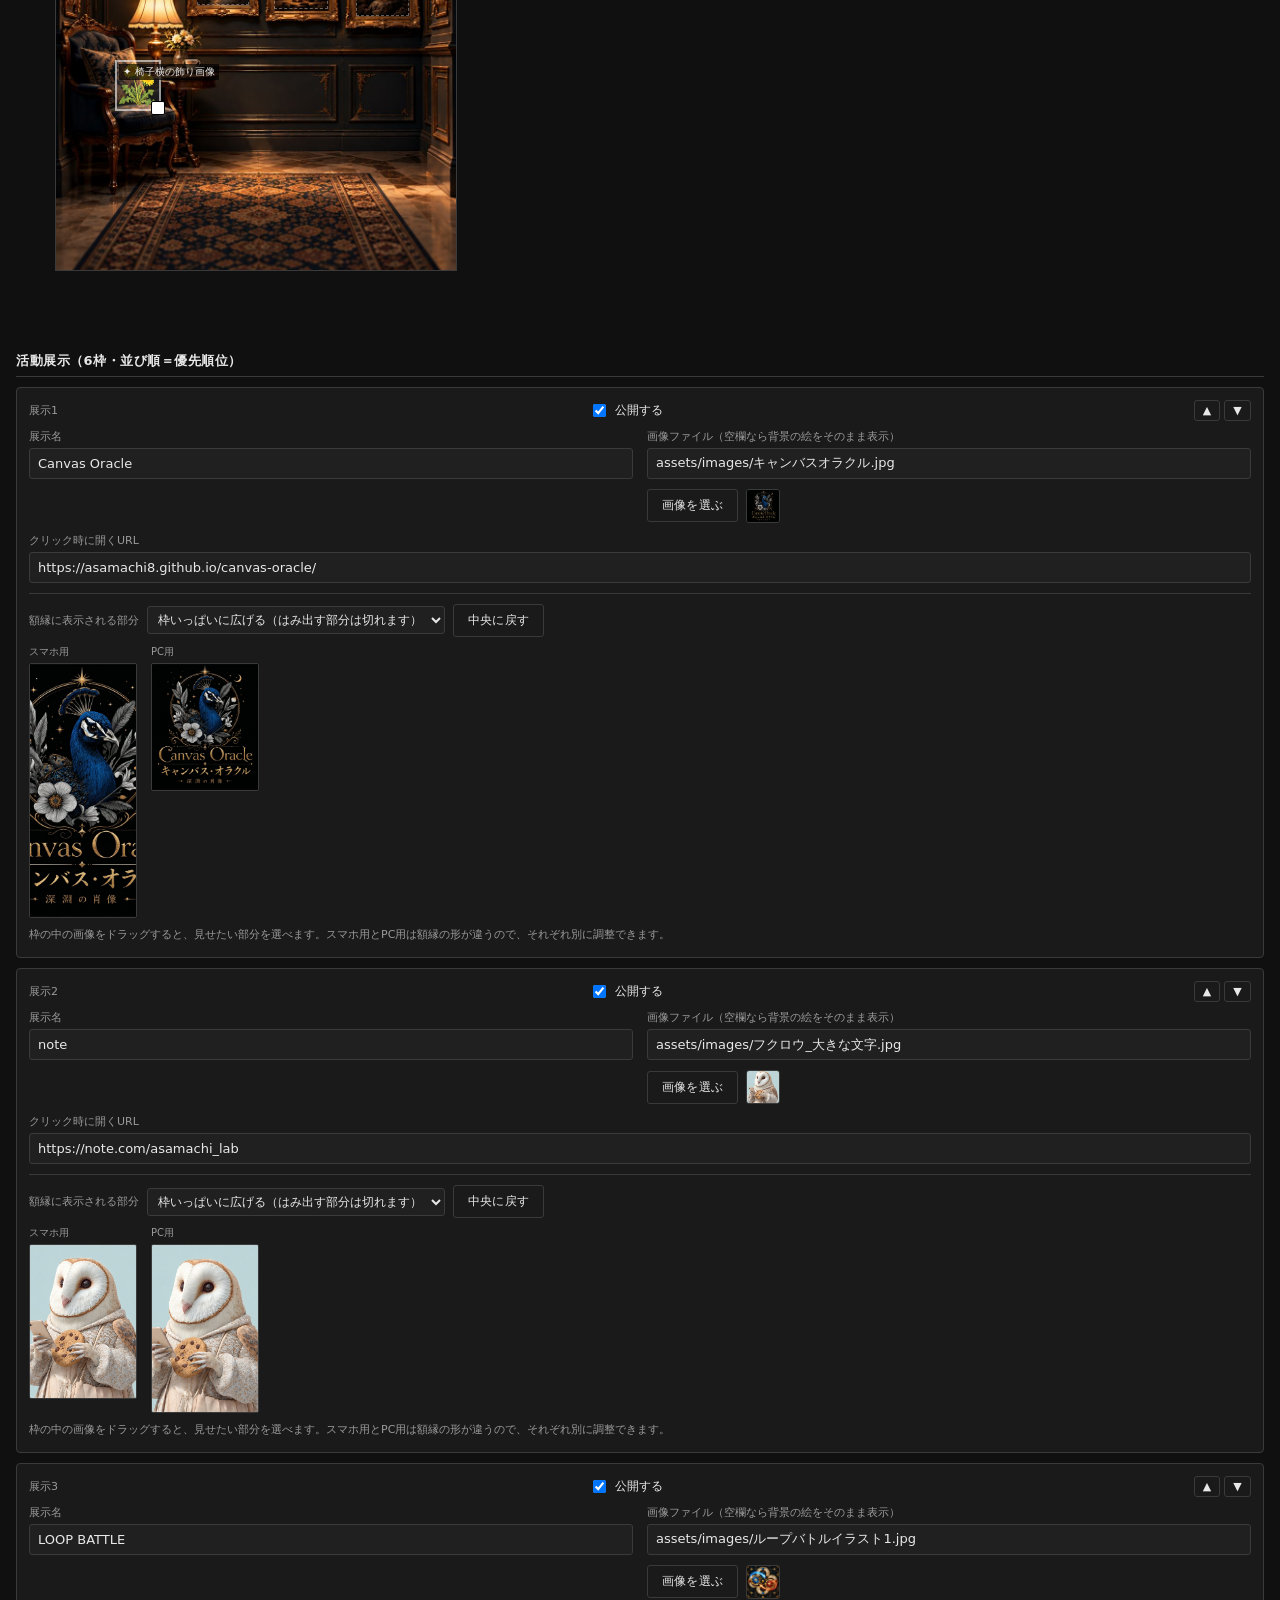
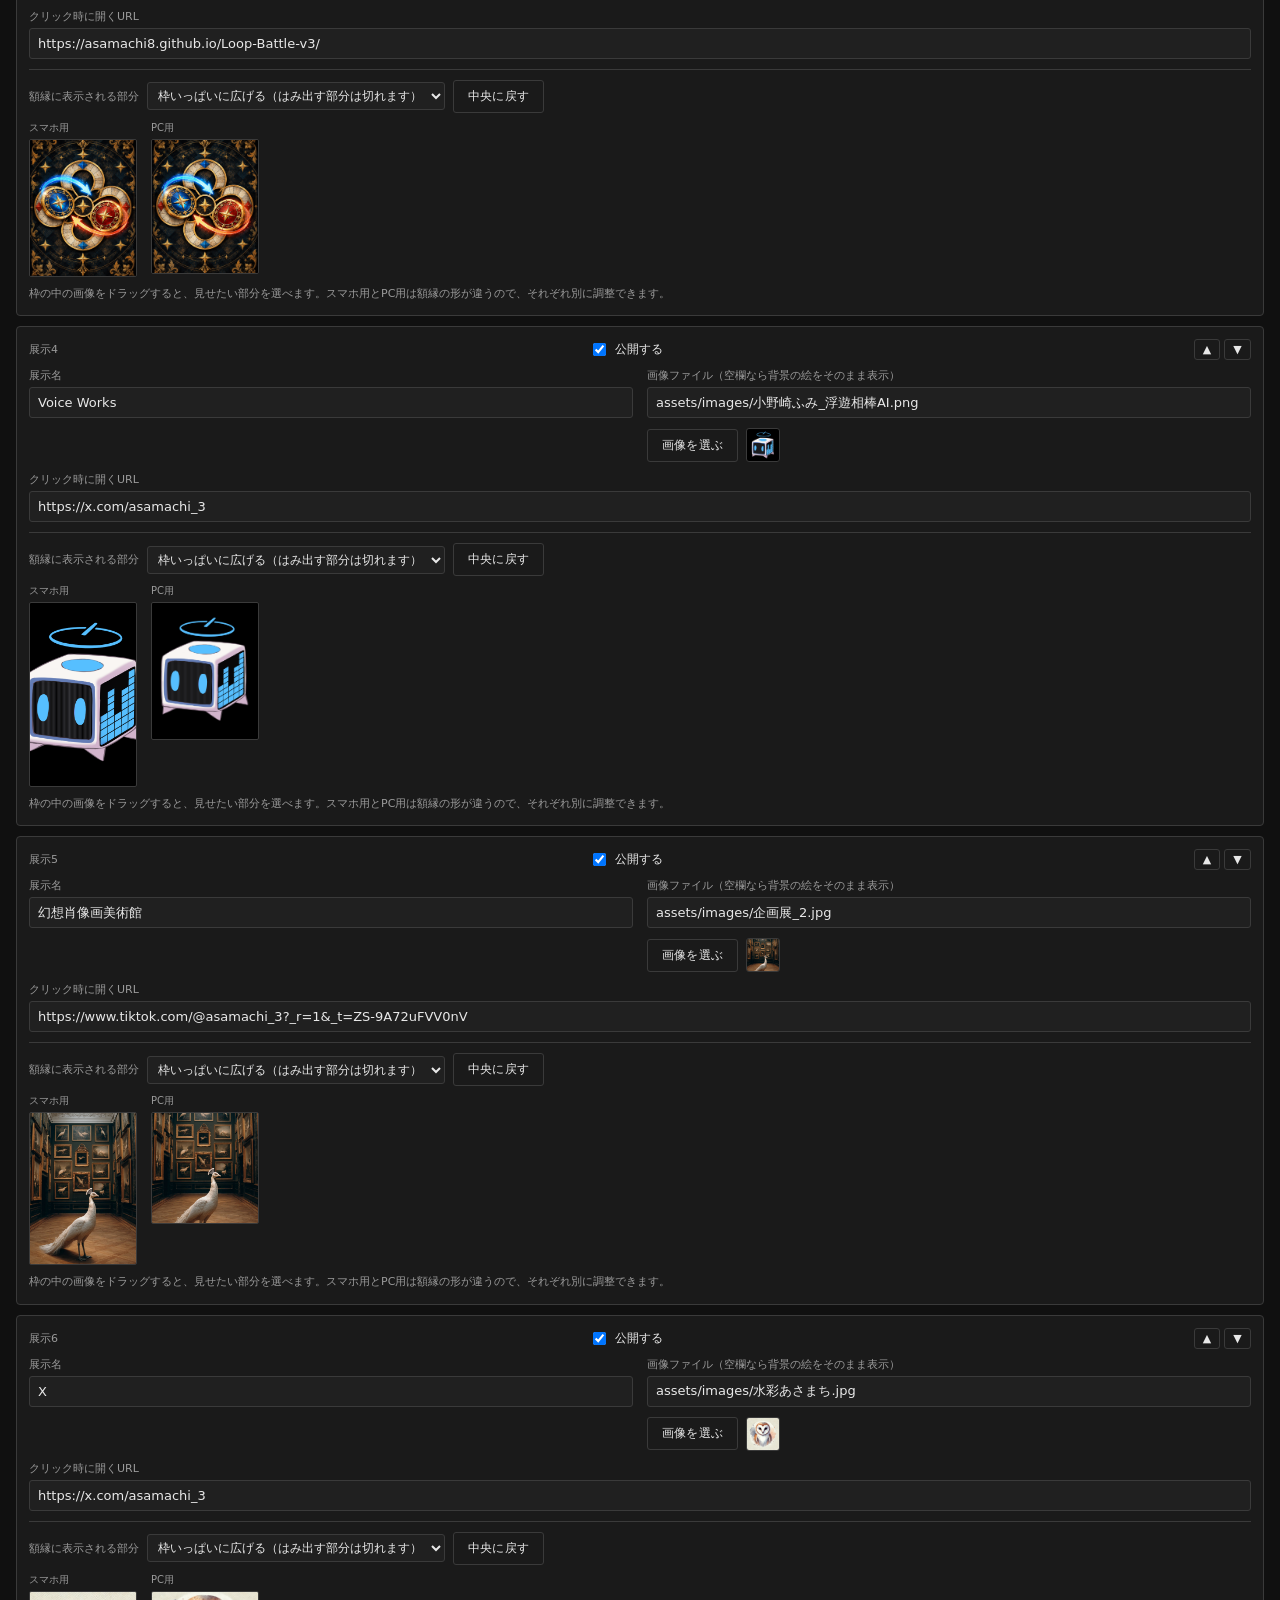
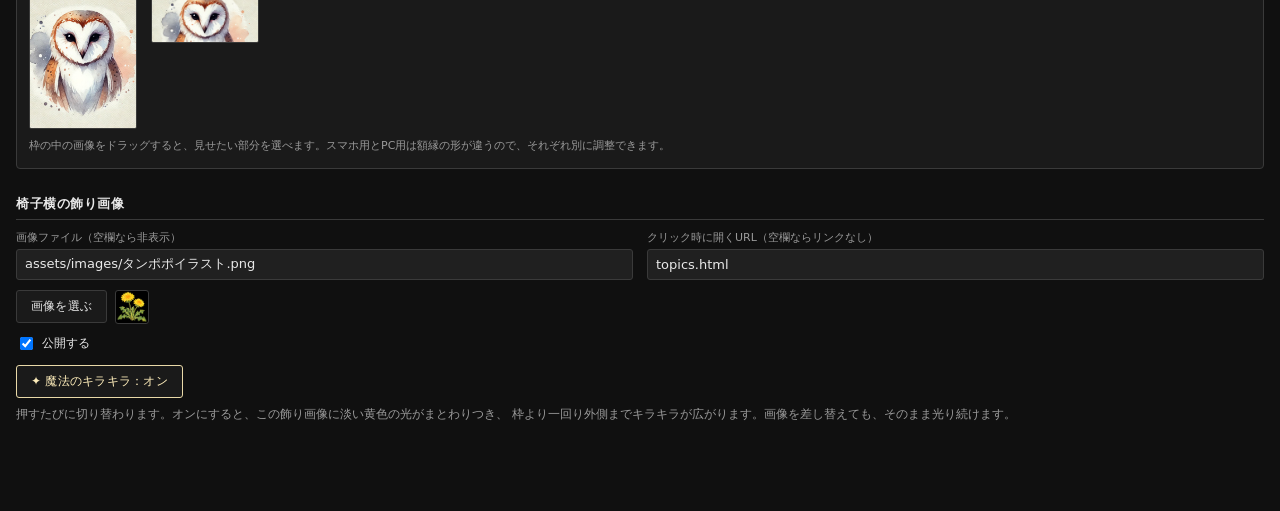
<file: tools/layout.html>
<!DOCTYPE html>
<html lang="ja">
<head>
<meta charset="UTF-8">
<meta name="viewport" content="width=device-width, initial-scale=1">
<title>ホームページ｜asaHPエディター</title>
<link rel="stylesheet" href="../css/editor-tools.css">
<style>
  :root {
    --bg: #101010; --panel: #1a1a1a; --panel-2: #202020;
    --border: #3a3a3a; --text: #e8e8e8; --dim: #9a9a9a; --accent: #ffffff;
  }
  * { box-sizing: border-box; }
  html, body {
    margin: 0; background: var(--bg); color: var(--text);
    font-family: "Hiragino Kaku Gothic ProN", "Yu Gothic", "Meiryo", system-ui, sans-serif;
  }
  body { padding: 16px 16px 60px; }

  .lead { color: var(--dim); font-size: 12px; margin: 0 0 16px; line-height: 1.8; }
  .lead code { color: var(--text); }

  section { margin-bottom: 26px; }
  section h2 {
    font-size: 13px; letter-spacing: 0.04em; margin: 0 0 10px;
    padding-bottom: 6px; border-bottom: 1px solid var(--border); color: var(--text);
  }

  .toolbar { display: flex; flex-wrap: wrap; gap: 8px; align-items: center; margin-bottom: 14px; }
  .tabs { display: flex; gap: 6px; }
  .tabs button, .btn {
    font-size: 12px; letter-spacing: 0.02em;
    padding: 7px 14px; background: var(--panel); color: var(--text);
    border: 1px solid var(--border); border-radius: 3px; cursor: pointer;
    font-family: inherit;
  }
  .tabs button.active { background: var(--accent); color: #000; border-color: var(--accent); }
  .btn:hover, .tabs button:hover { border-color: var(--accent); }
  .btn.danger:hover { border-color: #d66; }

  .layout-main { display: flex; gap: 18px; flex-wrap: wrap; align-items: flex-start; }
  /* 画面外へはみ出した枠も操作できるよう、プレビューのまわりに余白をとる */
  .canvas-wrap { flex: 1 1 320px; max-width: 480px; padding: 40px 40px 56px; }
  .canvas {
    position: relative; width: 100%; background: #000;
    outline: 1px solid var(--border); user-select: none; touch-action: none;
  }
  .canvas img { width: 100%; height: 100%; object-fit: cover; display: block; pointer-events: none; }

  .box {
    position: absolute; box-sizing: border-box;
    border: 1px dashed rgba(255, 255, 255, 0.35);
    pointer-events: none;
  }
  .box .box-label {
    position: absolute; top: 2px; left: 2px; font-size: 10px; padding: 1px 4px;
    background: rgba(0, 0, 0, 0.7); color: var(--dim); white-space: nowrap;
  }

  .box.movable {
    border: 2px solid rgba(255, 255, 255, 0.55); background: rgba(255, 255, 255, 0.1);
    cursor: move; touch-action: none; pointer-events: auto;
  }
  .box.movable.active { background: rgba(255, 255, 255, 0.28); border-color: #fff; z-index: 5; }
  .box.movable .box-label { color: var(--text); }
  /* 展示画像の「額縁に表示される部分」を調整する枠 */
  .view-tune {
    margin-top: 10px; padding-top: 10px; border-top: 1px solid var(--border);
  }
  .view-head { display: flex; flex-wrap: wrap; gap: 8px; align-items: center; margin-bottom: 8px; }
  .view-head > span { font-size: 11px; color: var(--dim); }
  .view-head select {
    background: var(--panel-2); border: 1px solid var(--border); color: var(--text);
    padding: 5px 6px; border-radius: 3px; font-size: 12px; font-family: inherit;
  }
  .view-frames { display: flex; gap: 14px; flex-wrap: wrap; }
  .view-frame-wrap { display: flex; flex-direction: column; gap: 4px; }
  .view-label { font-size: 10px; color: var(--dim); }
  .view-frame {
    width: 108px; background: #000; overflow: hidden;
    border: 1px solid var(--border); border-radius: 2px;
    touch-action: none; cursor: grab; position: relative;
  }
  .view-frame.is-dragging { cursor: grabbing; border-color: var(--accent); }
  .view-frame.is-locked { cursor: default; }
  .view-frame img { width: 100%; height: 100%; display: block; pointer-events: none; }
  .view-frame .view-empty {
    position: absolute; inset: 0; display: grid; place-items: center;
    font-size: 10px; color: var(--dim); text-align: center; padding: 4px;
  }
  .view-hint { margin: 8px 0 0; font-size: 11px; color: var(--dim); line-height: 1.7; }

  .box.movable .handle {
    position: absolute; right: -6px; bottom: -6px; width: 14px; height: 14px;
    background: var(--accent); border: 1px solid #000;
    cursor: nwse-resize; border-radius: 2px;
  }

  .side { flex: 1 1 240px; min-width: 220px; display: flex; flex-direction: column; gap: 8px; }
  .field-row { display: grid; grid-template-columns: 60px repeat(4, 1fr) auto; gap: 6px; align-items: center; font-size: 12px; }
  .field-row.head { color: var(--dim); font-size: 11px; }
  .field-row input[type="number"] {
    width: 100%; background: var(--panel-2); border: 1px solid var(--border);
    color: var(--text); padding: 4px; border-radius: 3px; font-size: 12px; font-family: inherit;
  }
  .field-row label.name { color: var(--text); }
  .field-row input[type="checkbox"] { width: 16px; height: 16px; }

  .grid2 { display: grid; grid-template-columns: 1fr 1fr; gap: 14px; }
  @media (max-width: 700px) { .grid2 { grid-template-columns: 1fr; } }

  .field { display: flex; flex-direction: column; gap: 4px; margin-bottom: 10px; }
  .field label { font-size: 11px; color: var(--dim); }
  .field input[type="text"] {
    background: var(--panel-2); border: 1px solid var(--border); color: var(--text);
    padding: 7px 8px; border-radius: 3px; font-size: 13px; font-family: inherit; width: 100%;
  }

  .item-card {
    background: var(--panel); border: 1px solid var(--border); border-radius: 4px;
    padding: 12px; margin-bottom: 10px;
  }
  .item-head {
    display: flex; align-items: center; justify-content: space-between; margin-bottom: 8px; gap: 8px;
  }
  .item-head .badge { font-size: 11px; color: var(--dim); }
  .item-head label { font-size: 12px; display: flex; align-items: center; gap: 6px; white-space: nowrap; }
  .item-head .order-btns { display: flex; gap: 4px; }
  .item-head .order-btns button { padding: 3px 8px; font-size: 11px; }

  /* ロゴのプレビュー（実際のヘッダーに近い暗い背景で確認する） */
  .logo-preview {
    margin-top: 10px;
    padding: 14px;
    background: #0f141d;
    border: 1px solid var(--border);
    border-radius: 4px;
    text-align: center;
  }
  .logo-preview img { display: inline-block; height: auto; }
  .logo-preview .empty { color: var(--dim); font-size: 12px; }
</style>
</head>
<body>

<p class="lead">
  ホーム画面（<code>index.html</code>）の内容を編集します。活動展示6枠は
  <b>位置・大きさを固定</b>していて、ここでは画像・リンクの中身だけを変更します。
  椅子横の飾り画像だけは、下の背景プレビューでドラッグして位置調整できます
  （<b>背景の外へはみ出してもOK</b>です。はみ出した部分はサイトでは表示されません）。
  画像は「画像を選ぶ」ボタンから、パソコンの中のファイルを選べます。
</p>

<section>
  <h2>タイトルロゴ</h2>
  <div class="field">
    <label>ロゴ画像</label>
    <input type="text" id="logoImage" data-picker="images">
  </div>
  <div class="grid2">
    <div class="field">
      <label>スマホでの大きさ（横幅％／標準76）</label>
      <input type="number" id="logoWidthMobile" min="5" max="100" step="1">
    </div>
    <div class="field">
      <label>PCでの大きさ（横幅％／標準16）</label>
      <input type="number" id="logoWidthPC" min="3" max="60" step="0.5">
    </div>
  </div>
  <div class="field">
    <label>ロゴの下に添える一言（空欄なら表示しません）</label>
    <input type="text" id="welcomeText">
  </div>
  <div class="logo-preview" id="logoPreview" aria-hidden="true"></div>
</section>

<section>
  <h2>配置プレビュー</h2>
  <div class="toolbar">
    <div class="tabs">
      <button type="button" data-mode="mobile" class="active">スマホ用（room_mobile.jpg）</button>
      <button type="button" data-mode="pc">PC用（room_pc.jpg）</button>
    </div>
  </div>
  <div class="layout-main">
    <div class="canvas-wrap">
      <div class="canvas" id="canvas">
        <img id="canvasImg" alt="背景画像">
      </div>
    </div>
    <div class="side" id="sidePanel"></div>
  </div>
</section>

<section>
  <h2>活動展示（6枠・並び順＝優先順位）</h2>
  <div id="exhibitList"></div>
</section>

<section>
  <h2>椅子横の飾り画像</h2>
  <div class="grid2">
    <div class="field"><label>画像ファイル（空欄なら非表示）</label><input type="text" id="decorImage" data-picker="images"></div>
    <div class="field"><label>クリック時に開くURL（空欄ならリンクなし）</label><input type="text" id="decorUrl"></div>
  </div>
  <label style="font-size:12px; display:flex; align-items:center; gap:6px;">
    <input type="checkbox" id="decorPublished"> 公開する
  </label>

  <div style="margin-top:12px;">
    <button type="button" class="btn" id="decorSparkleBtn" aria-pressed="false">✦ 魔法のキラキラ：オフ</button>
    <p class="lead" style="margin:6px 0 0;">
      押すたびに切り替わります。オンにすると、この飾り画像に淡い黄色の光がまとわりつき、
      枠より一回り外側までキラキラが広がります。画像を差し替えても、そのまま光り続けます。
    </p>
  </div>
</section>

<script src="../data/layout.js"></script>
<script src="../data/config.js"></script>
<script src="../js/save-api.js"></script>
<script src="../js/file-picker.js"></script>
<script src="../js/config-serializer.js"></script>
<script src="../js/editor.js"></script>
</body>
</html>
</file>
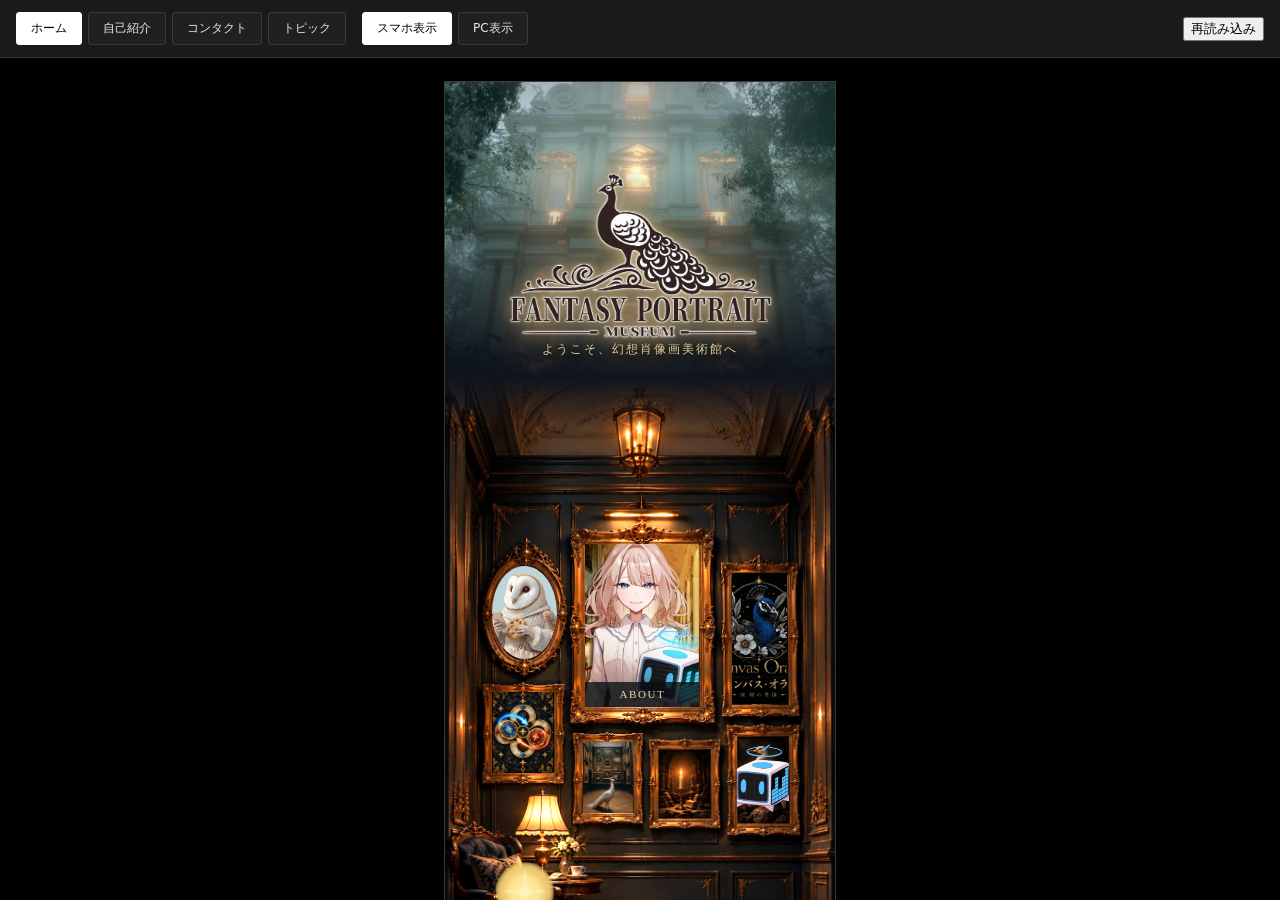
<file: tools/preview.html>
<!DOCTYPE html>
<html lang="ja">
<head>
<meta charset="UTF-8">
<meta name="viewport" content="width=device-width, initial-scale=1">
<title>表示確認｜asaHPエディター</title>
<style>
  :root {
    --bg: #101010; --panel: #1a1a1a; --border: #3a3a3a; --text: #e8e8e8; --dim: #9a9a9a; --accent: #ffffff;
  }
  * { box-sizing: border-box; }
  html, body {
    margin: 0; height: 100%; background: var(--bg); color: var(--text);
    font-family: "Hiragino Kaku Gothic ProN", "Yu Gothic", "Meiryo", system-ui, sans-serif;
  }
  body { display: flex; flex-direction: column; }

  .toolbar {
    flex: none; display: flex; flex-wrap: wrap; gap: 16px; align-items: center;
    padding: 12px 16px; border-bottom: 1px solid var(--border); background: var(--panel);
  }
  .tabs { display: flex; gap: 6px; }
  .tabs button {
    font-size: 12px; padding: 7px 14px; background: #202020; color: var(--text);
    border: 1px solid var(--border); border-radius: 3px; cursor: pointer; font-family: inherit;
  }
  .tabs button.active { background: var(--accent); color: #000; border-color: var(--accent); }
  .tabs button:hover { border-color: var(--accent); }
  .reload { margin-left: auto; }

  .stage {
    flex: 1; min-height: 0; overflow: auto; display: flex;
    justify-content: center; padding: 24px; background: #000;
  }
  .device-wrap { position: relative; flex: none; }
  .device {
    position: absolute; top: 0; left: 0; transform-origin: top left;
    background: #000; box-shadow: 0 0 0 1px var(--border), 0 10px 30px rgba(0,0,0,.6);
  }
  .device iframe { display: block; width: 100%; height: 100%; border: 0; background: #fff; }
</style>
</head>
<body>

<div class="toolbar">
  <div class="tabs" id="pageTabs">
    <button type="button" data-page="../index.html" class="active">ホーム</button>
    <button type="button" data-page="../about.html">自己紹介</button>
    <button type="button" data-page="../contact.html">コンタクト</button>
    <button type="button" data-page="../topics.html">トピック</button>
  </div>
  <div class="tabs" id="deviceTabs">
    <button type="button" data-device="mobile" class="active">スマホ表示</button>
    <button type="button" data-device="pc">PC表示</button>
  </div>
  <button type="button" class="tabs reload" id="reloadBtn">再読み込み</button>
</div>

<div class="stage" id="stage">
  <div class="device-wrap" id="deviceWrap">
    <div class="device" id="device">
      <iframe id="frame" src="../index.html"></iframe>
    </div>
  </div>
</div>

<script>
(function () {
  var SIZES = {
    mobile: { w: 390, h: 844 },
    pc: { w: 1280, h: 800 }
  };
  var device = "mobile";
  var page = "../index.html";

  var stage = document.getElementById("stage");
  var deviceWrap = document.getElementById("deviceWrap");
  var deviceEl = document.getElementById("device");
  var frame = document.getElementById("frame");

  function layout() {
    var size = SIZES[device];
    var avail = stage.clientWidth - 48;
    var scale = Math.min(1, avail / size.w);
    deviceEl.style.width = size.w + "px";
    deviceEl.style.height = size.h + "px";
    deviceEl.style.transform = "scale(" + scale + ")";
    deviceWrap.style.width = (size.w * scale) + "px";
    deviceWrap.style.height = (size.h * scale) + "px";
  }

  document.getElementById("pageTabs").addEventListener("click", function (e) {
    var btn = e.target.closest("button[data-page]");
    if (!btn) return;
    document.querySelectorAll("#pageTabs button").forEach(function (b) { b.classList.remove("active"); });
    btn.classList.add("active");
    page = btn.dataset.page;
    frame.src = page;
  });

  document.getElementById("deviceTabs").addEventListener("click", function (e) {
    var btn = e.target.closest("button[data-device]");
    if (!btn) return;
    document.querySelectorAll("#deviceTabs button").forEach(function (b) { b.classList.remove("active"); });
    btn.classList.add("active");
    device = btn.dataset.device;
    layout();
  });

  document.getElementById("reloadBtn").addEventListener("click", function () {
    frame.src = page + "?t=" + Date.now();
  });

  window.addEventListener("resize", layout);
  layout();
})();
</script>
</body>
</html>
</file>
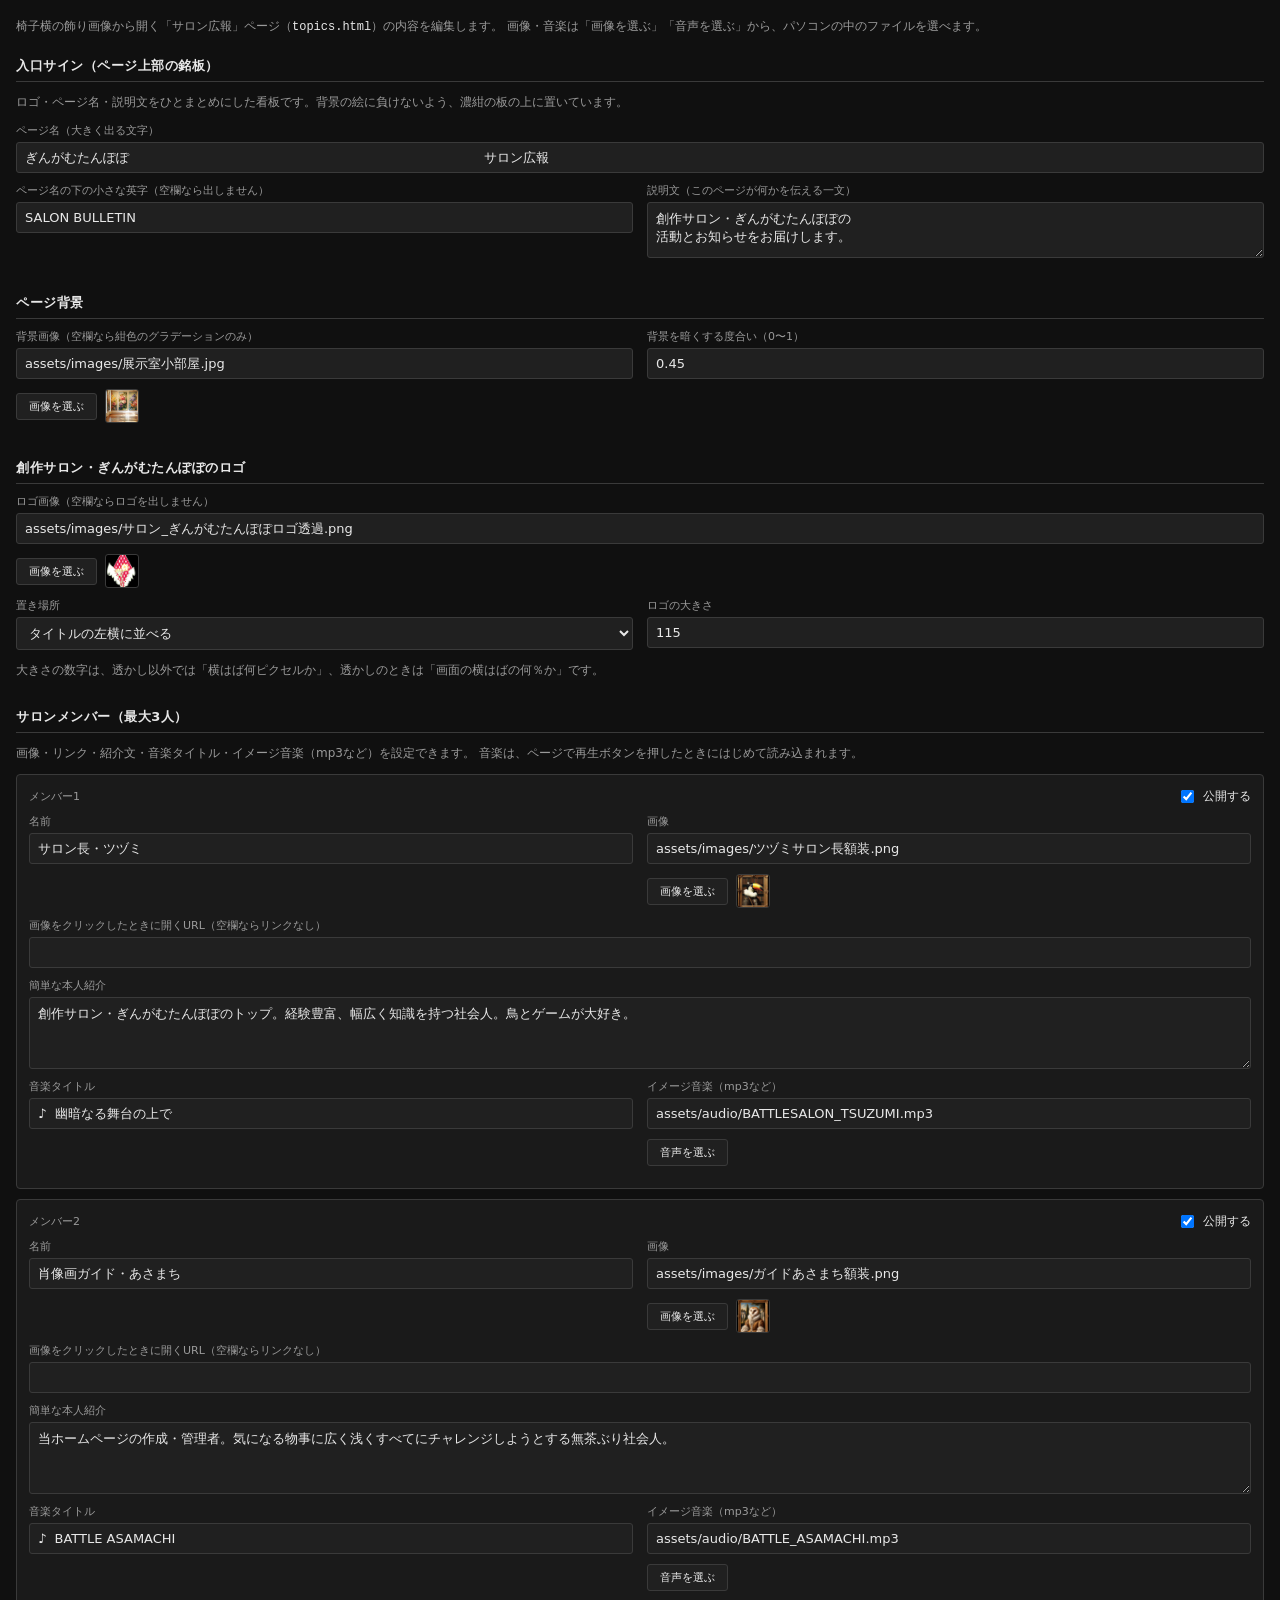
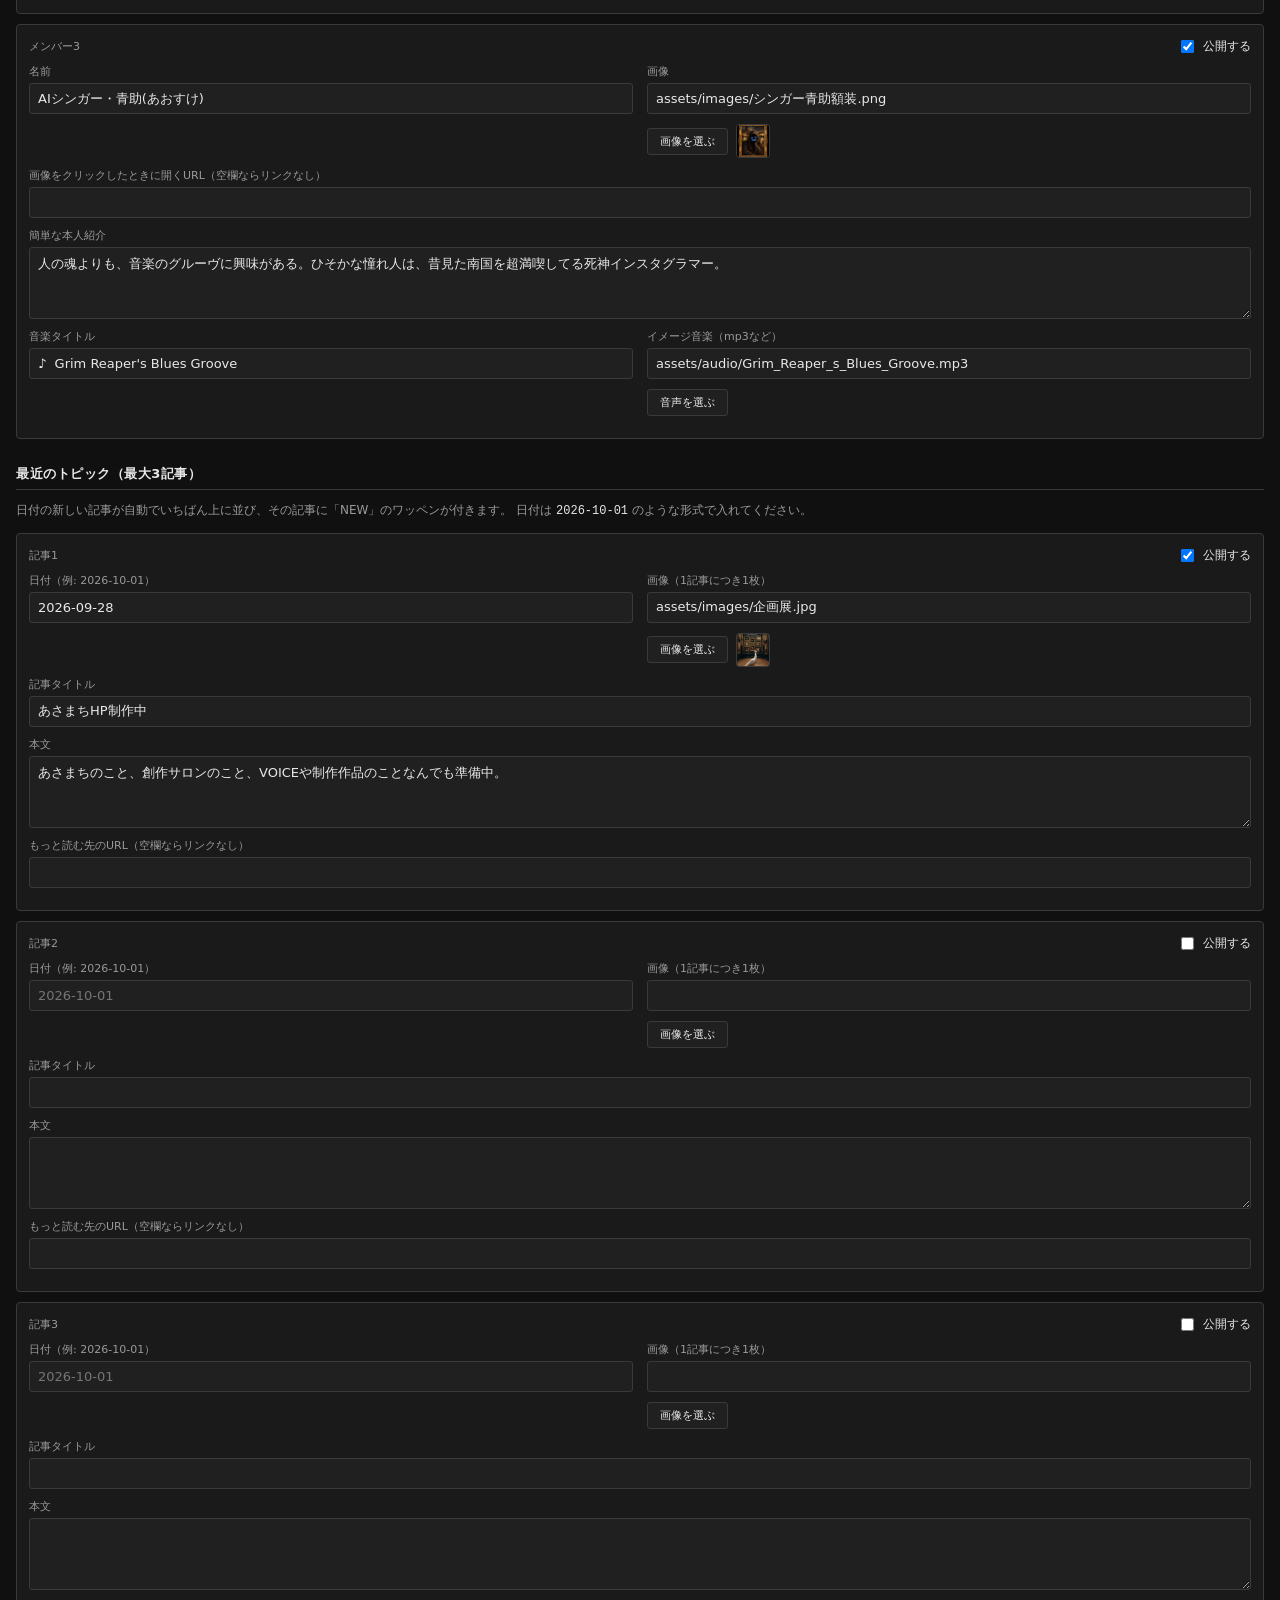
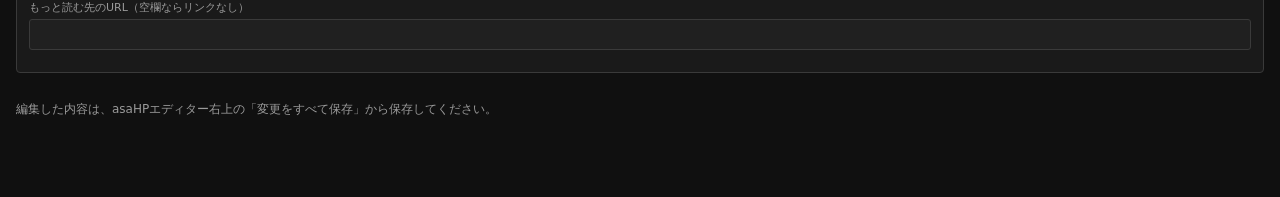
<file: tools/topics.html>
<!DOCTYPE html>
<html lang="ja">
<head>
<meta charset="UTF-8">
<meta name="viewport" content="width=device-width, initial-scale=1">
<title>トピックページ｜asaHPエディター</title>
<link rel="stylesheet" href="../css/editor-tools.css">
<style>
  :root {
    --bg: #101010; --panel: #1a1a1a; --panel-2: #202020;
    --border: #3a3a3a; --text: #e8e8e8; --dim: #9a9a9a; --accent: #ffffff;
  }
  * { box-sizing: border-box; }
  html, body {
    margin: 0; background: var(--bg); color: var(--text);
    font-family: "Hiragino Kaku Gothic ProN", "Yu Gothic", "Meiryo", system-ui, sans-serif;
  }
  body { padding: 16px 16px 60px; }

  .lead { color: var(--dim); font-size: 12px; margin: 0 0 18px; line-height: 1.8; }
  .lead code { color: var(--text); }

  section { margin-bottom: 26px; }
  section h2 {
    font-size: 13px; letter-spacing: 0.04em; margin: 0 0 10px;
    padding-bottom: 6px; border-bottom: 1px solid var(--border); color: var(--text);
  }

  .grid2 { display: grid; grid-template-columns: 1fr 1fr; gap: 14px; }
  @media (max-width: 700px) { .grid2 { grid-template-columns: 1fr; } }

  .field { display: flex; flex-direction: column; gap: 4px; margin-bottom: 10px; }
  .field label { font-size: 11px; color: var(--dim); }
  .field input[type="text"], .field input[type="number"], .field textarea, .field select {
    background: var(--panel-2); border: 1px solid var(--border); color: var(--text);
    padding: 7px 8px; border-radius: 3px; font-size: 13px; font-family: inherit; width: 100%;
  }
  .field textarea { min-height: 72px; resize: vertical; }

  .item-card {
    background: var(--panel); border: 1px solid var(--border); border-radius: 4px;
    padding: 12px; margin-bottom: 10px;
  }
  .item-head {
    display: flex; align-items: center; justify-content: space-between;
    margin-bottom: 8px; gap: 8px;
  }
  .item-head .badge { font-size: 11px; color: var(--dim); }
  .item-head label { font-size: 12px; display: flex; align-items: center; gap: 6px; white-space: nowrap; }
</style>
</head>
<body>

<p class="lead">
  椅子横の飾り画像から開く「サロン広報」ページ（<code>topics.html</code>）の内容を編集します。
  画像・音楽は「画像を選ぶ」「音声を選ぶ」から、パソコンの中のファイルを選べます。
</p>

<section>
  <h2>入口サイン（ページ上部の銘板）</h2>
  <p class="lead" style="margin:0 0 10px;">
    ロゴ・ページ名・説明文をひとまとめにした看板です。背景の絵に負けないよう、濃紺の板の上に置いています。
  </p>
  <div class="field">
    <label for="topicsTitle">ページ名（大きく出る文字）</label>
    <input type="text" id="topicsTitle">
  </div>
  <div class="grid2">
    <div class="field">
      <label for="topicsKicker">ページ名の下の小さな英字（空欄なら出しません）</label>
      <input type="text" id="topicsKicker" placeholder="SALON BULLETIN">
    </div>
    <div class="field">
      <label for="topicsLead">説明文（このページが何かを伝える一文）</label>
      <textarea id="topicsLead" style="min-height:56px;"></textarea>
    </div>
  </div>
</section>

<section>
  <h2>ページ背景</h2>
  <div class="grid2">
    <div class="field">
      <label for="topicsBg">背景画像（空欄なら紺色のグラデーションのみ）</label>
      <input type="text" id="topicsBg" data-picker="images">
    </div>
    <div class="field">
      <label for="topicsOverlay">背景を暗くする度合い（0〜1）</label>
      <input type="number" id="topicsOverlay" min="0" max="1" step="0.05">
    </div>
  </div>
</section>

<section>
  <h2>創作サロン・ぎんがむたんぽぽのロゴ</h2>
  <div class="field">
    <label for="topicsLogo">ロゴ画像（空欄ならロゴを出しません）</label>
    <input type="text" id="topicsLogo" data-picker="images">
  </div>
  <div class="grid2">
    <div class="field">
      <label for="topicsLogoPosition">置き場所</label>
      <select id="topicsLogoPosition">
        <option value="title-top">タイトルの真上（中央）</option>
        <option value="title-left">タイトルの左横に並べる</option>
        <option value="page-bottom">ページのいちばん下（署名のように）</option>
        <option value="watermark">背景に大きく薄く敷く（透かし）</option>
      </select>
    </div>
    <div class="field">
      <label for="topicsLogoWidth">ロゴの大きさ</label>
      <input type="number" id="topicsLogoWidth" min="20" max="400" step="5">
    </div>
  </div>
  <p class="lead" style="margin:0;">
    大きさの数字は、透かし以外では「横はば何ピクセルか」、透かしのときは「画面の横はばの何％か」です。
  </p>
</section>

<section>
  <h2>サロンメンバー（最大3人）</h2>
  <p class="lead" style="margin:0 0 10px;">
    画像・リンク・紹介文・音楽タイトル・イメージ音楽（mp3など）を設定できます。
    音楽は、ページで再生ボタンを押したときにはじめて読み込まれます。
  </p>
  <div id="memberList"></div>
</section>

<section>
  <h2>最近のトピック（最大3記事）</h2>
  <p class="lead" style="margin:0 0 10px;">
    日付の新しい記事が自動でいちばん上に並び、その記事に「NEW」のワッペンが付きます。
    日付は <code>2026-10-01</code> のような形式で入れてください。
  </p>
  <div id="articleList"></div>
</section>

<p class="lead">
  編集した内容は、asaHPエディター右上の「変更をすべて保存」から保存してください。
</p>

<script src="../data/config.js"></script>
<script src="../js/save-api.js"></script>
<script src="../js/file-picker.js"></script>
<script src="../js/config-serializer.js"></script>
<script src="../js/topics-editor.js"></script>
</body>
</html>
</file>
<file: css/style.css>
/* ============================================================================
   幻想肖像画美術館 ポートフォリオ　スタイル
   ネイビー×ゴールドの「夜の小展示室」
   ・ホーム：額縁の壁（スマホは縦長の小展示室／PCは横長の小展示室）
   ・自己紹介／CONTACT：中央寄せのシンプルなカード型ページ
   額縁の位置は data/layout.js の数値を js/layout-apply.js が反映します。
   ============================================================================ */

:root {
  --wall-dark: #0f141d;
  --wall: #161f2c;
  --panel: #131a24;
  --gold: #cfa958;
  --gold-bright: #e9d9a8;
  --gold-dim: #8a6a2f;
  --cream: #efe6d4;
  --cream-dim: #b9ae98;
  --shadow: rgba(0, 0, 0, 0.65);
  --img-brightness: 1.2;

  --font-serif: Georgia, "Hiragino Mincho ProN", "Yu Mincho", "YuMincho", serif;
  --font-body: "Hiragino Kaku Gothic ProN", "Yu Gothic", "YuGothic", "Meiryo", sans-serif;
}

* { box-sizing: border-box; }

/* hidden を付けた枠はかならず隠す
   （.voice-sample-panel などクラス側の display 指定に負けないよう !important） */
[hidden] { display: none !important; }

html { -webkit-text-size-adjust: 100%; scroll-behavior: smooth; }

body {
  margin: 0;
  min-height: 100vh;
  background: var(--wall-dark);
  color: var(--cream);
  font-family: var(--font-body);
  line-height: 1.7;
}

a { color: inherit; }
img { max-width: 100%; display: block; }
button { font-family: inherit; cursor: pointer; }

:focus-visible {
  outline: 2px solid var(--gold-bright);
  outline-offset: 3px;
}

@media (prefers-reduced-motion: reduce) {
  html { scroll-behavior: auto; }
  *, *::before, *::after {
    animation-duration: 0.001ms !important;
    transition-duration: 0.001ms !important;
  }
}

/* ============================================================
   額縁パーツ（本人肖像の金縁。背景画像とは別に重ねて使用）
   ============================================================ */

.frame-outer {
  display: block;
  padding: 8px;
  background: linear-gradient(135deg, #c9a860, #7c5e28 20%, #eeddab 45%, #7c5e28 70%, #c9a860);
  border-radius: 3px;
  box-shadow: 0 12px 26px var(--shadow), inset 0 0 0 2px rgba(0, 0, 0, 0.35);
}

.frame-inner {
  display: block;
  background: #0b0e13;
  padding: 3px;
  box-shadow: inset 0 0 18px rgba(0, 0, 0, 0.85);
  overflow: hidden;
}

.frame-inner img {
  width: 100%;
  height: 100%;
  object-fit: cover;
}

/* ============================================================
   サイト内ナビゲーション（HOME / ABOUT / CONTACT）共通
   ============================================================ */

.site-nav {
  display: flex;
  flex-wrap: wrap;
  gap: 8px;
  justify-content: center;
}

.site-nav a {
  min-height: 44px;
  display: flex;
  align-items: center;
  padding: 0 22px;
  font-family: var(--font-serif);
  font-size: 12px;
  letter-spacing: 0.2em;
  text-decoration: none;
  color: var(--gold-bright);
  background: var(--panel);
  border: 1px solid var(--gold-dim);
  border-radius: 2px;
  transition: background-color 0.15s ease, border-color 0.15s ease;
}
.site-nav a:hover,
.site-nav a:focus-visible {
  background: rgba(207, 169, 88, 0.12);
  border-color: var(--gold);
}
.site-nav a.is-current {
  color: var(--cream-dim);
  border-color: rgba(138, 106, 47, 0.35);
  pointer-events: none;
}

/* ============================================================
   ホーム：スマホ（縦長の小展示室）　※基本スタイル
   並び：外観＋ロゴ → 展示室（肖像・展示） → 展示一覧 → サイトナビ
   ============================================================ */

.museum {
  max-width: 560px;
  margin: 0 auto;
  padding-bottom: 40px;
}

.pc-logo-block { display: none; }

/* ロゴ：背景と同化しないよう、明るい縁取りと影を付けて浮き上がらせる
   （画像の形に沿って光るので、透過PNGならそのまま使えます） */
.hero-inner .logo,
.pc-logo {
  filter:
    drop-shadow(0 0 1px rgba(255, 246, 228, 0.95))
    drop-shadow(0 0 7px rgba(255, 226, 172, 0.65))
    drop-shadow(0 0 20px rgba(255, 205, 130, 0.4))
    drop-shadow(0 2px 5px rgba(0, 0, 0, 0.55));
}

/* ロゴの下に添える一言（スマホ・PC共通）。
   ロゴ画像は下側に透過の余白があるため、マイナスの余白で詰めてロゴと一体に見せる */
.welcome-text {
  margin: -2.6% 0 0;
  font-family: var(--font-serif);
  font-size: clamp(11px, 3.2vw, 14px);
  letter-spacing: 0.16em;
  color: var(--gold-bright);
  text-shadow: 0 2px 6px rgba(0, 0, 0, 0.9), 0 0 14px rgba(0, 0, 0, 0.7);
}

/* ---- 外観（冒頭） ---- */

.hero {
  position: relative;
  aspect-ratio: 816 / 620;
  overflow: hidden;
  background-color: var(--wall-dark);
}

.hero-bg {
  position: absolute;
  inset: 0;
  background: var(--hero-bg, url("../assets/images/hero_exterior.jpg")) center / cover no-repeat;
  filter: brightness(var(--img-brightness, 1.2));
}

.hero-gradient {
  position: absolute;
  inset: 0;
  background: linear-gradient(180deg,
    rgba(15, 20, 29, 0.32) 0%,
    rgba(15, 20, 29, 0) 30%,
    rgba(15, 20, 29, 0.4) 62%,
    var(--wall-dark) 100%);
}

.hero-inner {
  position: absolute;
  left: 0; right: 0; bottom: 0;
  z-index: 1;
  padding: 0 16px 18px;
  text-align: center;
}

.hero-inner .logo {
  /* 幅は data/config.js の home.logo.widthMobile（%）で調整 */
  width: calc(var(--logo-w-mobile, 76) * 1%);
  max-width: 100%;
  height: auto;
  margin: 0 auto;
}

/* ---- 小展示室（背景画像） ---- */

.room {
  position: relative;
  aspect-ratio: 828 / 1471;
  overflow: hidden;
  background-color: var(--wall-dark);
}

.room-bg {
  position: absolute;
  inset: 0;
  background: var(--room-bg-mobile, url("../assets/images/room_mobile.jpg")) center / 100% 100% no-repeat;
  filter: brightness(var(--img-brightness, 1.2));
}

.room::before,
.room::after {
  content: "";
  position: absolute;
  left: 0; right: 0;
  pointer-events: none;
  z-index: 1;
}
.room::before {
  top: 0;
  height: 7%;
  background: linear-gradient(180deg, var(--wall-dark), rgba(15, 20, 29, 0));
}
.room::after {
  bottom: 0;
  height: 7%;
  background: linear-gradient(0deg, var(--wall-dark), rgba(15, 20, 29, 0));
}

/* 額縁の絵の部分（位置・大きさは js/layout-apply.js が data/layout.js から設定） */

.slot {
  position: absolute;
  z-index: 2;
  display: block;
  overflow: hidden;
  text-decoration: none;
  transition: box-shadow 0.15s ease, filter 0.15s ease;
}

.slot img {
  width: 100%;
  height: 100%;
  /* 額縁に収める見せ方と、画像のどこを見せるか。
     どちらも「ホームページ」ノートで展示ごとに調整でき、
     スマホとPCで額縁の形が違うため、位置は別々に持たせています。 */
  object-fit: var(--slot-fit, cover);
  object-position: var(--slot-pos-mobile, 50% 50%);
}

.slot:hover,
.slot:focus-visible {
  box-shadow: 0 0 0 2px var(--gold-bright), 0 0 16px rgba(255, 220, 150, 0.7);
}
.slot:active { filter: brightness(1.25); }

.slot-caption { display: none; }

/* 中央の額縁（本人肖像→自己紹介ページ）には、常時「ABOUT」の目印を表示 */
.slot-caption.always-caption {
  display: block;
  position: absolute;
  left: 0; right: 0; bottom: 0;
  padding: 3px 4px;
  text-align: center;
  font-family: var(--font-serif);
  font-size: 11px;
  letter-spacing: 0.14em;
  color: var(--gold-bright);
  background: rgba(10, 13, 18, 0.78);
  opacity: 1 !important;
}

/* 肖像リンク：スマホは背景の額縁をそのまま使う（金縁の装飾なし） */

.portrait-frame .frame-outer,
.portrait-frame .frame-inner {
  width: 100%;
  height: 100%;
  padding: 0;
  background: none;
  border-radius: 0;
  box-shadow: none;
}

/* 左下の椅子のそばの飾り画像（config.js の home.sideDecor、未設定なら非表示） */
.side-decor { cursor: pointer; }
.side-decor:not(a) { cursor: default; }

/* ---- 展示一覧（スマホ：額縁が小さいため、名前を文字でも見せる） ---- */

.exhibit-list {
  width: 100%;
  max-width: 480px;
  margin: 22px auto 0;
  padding: 0 16px;
  display: grid;
  grid-template-columns: repeat(2, 1fr);
  gap: 8px;
}

.exhibit-list-label {
  grid-column: 1 / -1;
  font-family: var(--font-serif);
  font-size: 12px;
  letter-spacing: 0.22em;
  text-align: center;
  color: var(--gold);
  text-transform: uppercase;
}

.exhibit-list a {
  min-height: 44px;
  padding: 8px;
  display: flex;
  align-items: center;
  justify-content: center;
  text-align: center;
  font-family: var(--font-serif);
  font-size: 13px;
  letter-spacing: 0.06em;
  text-decoration: none;
  color: var(--cream);
  background: var(--panel);
  border: 1px solid rgba(138, 106, 47, 0.6);
  border-radius: 2px;
  transition: background-color 0.15s ease;
}
.exhibit-list a:hover,
.exhibit-list a:focus-visible {
  background: rgba(207, 169, 88, 0.14);
}

.museum > .site-nav {
  margin: 26px auto 0;
  padding: 0 16px;
}

/* ============================================================
   ホーム：PC（横長の小展示室）
   全体を画面内に収める。中央の額縁＝自己紹介、周囲の額縁＝活動展示
   ============================================================ */

@media (min-width: 900px) and (min-aspect-ratio: 5/4) {

  body.page-main { overflow-x: hidden; }

  /* PCでは額縁の形が変わるので、画像の見せる位置もPC用の設定に切り替える */
  .slot img { object-position: var(--slot-pos-pc, 50% 50%); }

  .museum {
    container-type: inline-size;
    position: relative;
    width: min(100vw, 177.58vh);
    max-width: none;
    aspect-ratio: 1600 / 901;
    padding-bottom: 0;
  }

  .hero { display: none; }

  /* ロゴは壁の下側のパネルに置く（横位置は中央そろえ） */
  .pc-logo-block {
    display: block;
    position: absolute;
    z-index: 3;
    left: 45.3%;
    /* 下端をそろえる。上の額縁に重ならないよう、壁のパネルの下寄りに置く */
    bottom: 5.5%;
    transform: translateX(-50%);
    /* 幅は data/config.js の home.logo.widthPC（%）で調整 */
    width: calc(var(--logo-w-pc, 13) * 1%);
    text-align: center;
  }

  .pc-logo {
    display: block;
    width: 100%;
    height: auto;
  }

  .pc-logo-block .welcome-text {
    margin-top: -3%;
    font-size: clamp(13px, 1.25cqw, 21px);
    letter-spacing: 0.2em;
    /* 床・じゅうたんの上でも読めるよう、濃いにじみを重ねる */
    text-shadow:
      0 1px 2px rgba(0, 0, 0, 0.95),
      0 0 10px rgba(0, 0, 0, 0.95),
      0 0 26px rgba(0, 0, 0, 0.85);
  }

  .room {
    position: absolute;
    inset: 0;
    aspect-ratio: auto;
  }

  .room-bg { background-image: var(--room-bg-pc, url("../assets/images/room_pc.jpg")); }

  .room::before,
  .room::after { display: none; }

  /* 肖像リンク：PCは実物の額縁画像（portrait_frame.png）を重ねる。
     額縁の内側（絵が入る窓）の位置は、画像を実測した値で合わせている。 */
  .portrait-frame::after {
    content: "";
    position: absolute;
    inset: 0;
    background: url("../assets/images/portrait_frame.png") center / 100% 100% no-repeat;
    pointer-events: none;
    z-index: 1;
  }
  .portrait-frame .frame-outer {
    position: absolute;
    left: 18.21%;
    top: 14.3%;
    right: 17.29%;
    bottom: 12.64%;
    width: auto;
    height: auto;
    padding: 0;
    background: none;
    border-radius: 0;
    box-shadow: none;
  }
  .portrait-frame .frame-inner {
    width: 100%;
    height: 100%;
    padding: 0;
    background: #0b0e13;
    box-shadow: none;
  }
  .portrait-frame:hover,
  .portrait-frame:focus-visible {
    box-shadow: none;
    transform: translateY(-2px);
  }
  .portrait-frame { transition: transform 0.15s ease; }

  .slot-caption.always-caption {
    z-index: 2;
    font-size: clamp(10px, 0.85cqw, 14px);
    padding: 0.3cqw 0.4cqw;
  }

  /* 展示：ホバーで名前を表示 */
  .slot-caption:not(.always-caption) {
    display: block;
    position: absolute;
    left: 0; right: 0; bottom: 0;
    padding: 0.3cqw 0.4cqw;
    text-align: center;
    font-family: var(--font-serif);
    font-size: clamp(10px, 0.9cqw, 15px);
    letter-spacing: 0.04em;
    color: var(--gold-bright);
    background: rgba(10, 13, 18, 0.82);
    opacity: 0;
    transition: opacity 0.15s ease;
  }
  .slot:hover .slot-caption:not(.always-caption),
  .slot:focus-visible .slot-caption:not(.always-caption) { opacity: 1; }

  .exhibit-list { display: none; }

  .museum > .site-nav {
    position: absolute;
    z-index: 3;
    right: 2.5%;
    bottom: 3%;
    margin: 0;
    padding: 0;
    gap: 0.6cqw;
  }
  .museum > .site-nav a {
    min-height: auto;
    padding: 0.7cqw 1.6cqw;
    font-size: clamp(11px, 0.85cqw, 15px);
    background: rgba(15, 20, 29, 0.88);
  }
}

/* ============================================================
   自己紹介ページ（about.html）／CONTACTページ　共通シェル
   中央寄せのシンプルなカード型レイアウト
   ============================================================ */

.page-about,
.page-topics,
.contact-body { position: relative; }

.page-about::before,
.page-topics::before,
.contact-body::before {
  content: "";
  position: fixed;
  inset: 0;
  z-index: -1;
}

.page-topics::before {
  background:
    linear-gradient(rgba(10, 13, 18, var(--topics-overlay, 0.45)), rgba(10, 13, 18, var(--topics-overlay, 0.45))),
    var(--topics-bg, none) center / cover no-repeat,
    radial-gradient(ellipse at 50% -10%, rgba(207, 169, 88, 0.08), transparent 55%),
    linear-gradient(180deg, var(--wall-dark), var(--wall) 40%, var(--wall-dark));
  filter: brightness(var(--img-brightness, 1.2));
}

.page-about::before {
  background:
    linear-gradient(rgba(10, 13, 18, var(--about-overlay, 0.35)), rgba(10, 13, 18, var(--about-overlay, 0.35))),
    var(--about-bg, none) center / cover no-repeat,
    radial-gradient(ellipse at 50% -10%, rgba(207, 169, 88, 0.08), transparent 55%),
    linear-gradient(180deg, var(--wall-dark), var(--wall) 40%, var(--wall-dark));
  filter: brightness(var(--img-brightness, 1.2));
}

.contact-body::before {
  background:
    linear-gradient(rgba(10, 13, 18, var(--contact-overlay, 0.55)), rgba(10, 13, 18, var(--contact-overlay, 0.55))),
    var(--contact-bg, url("../assets/images/contact_bg.jpg")) center / cover no-repeat;
  filter: brightness(var(--img-brightness, 1.2));
}

.about-page,
.contact-page {
  max-width: 620px;
  margin: 0 auto;
  padding: 32px 20px 70px;
}

.about-page .site-nav { margin-bottom: 30px; }

/* ---- 自己紹介ページ本体 ---- */

.about-card {
  display: flex;
  flex-direction: column;
  align-items: center;
  gap: 22px;
}

.about-body {
  width: 100%;
  display: flex;
  flex-direction: column;
  align-items: center;
  gap: 22px;
}

/* 額縁と自己紹介の並び（data/config.js の about.layout）。
   画面が狭いときは、どの設定でも自動で縦並びになる */
@media (min-width: 760px) {
  .about-card.layout-side-left,
  .about-card.layout-side-right {
    flex-direction: row;
    align-items: flex-start;
    gap: 28px;
  }
  .about-card.layout-side-right { flex-direction: row-reverse; }

  .about-card.layout-side-left .portrait-frame,
  .about-card.layout-side-right .portrait-frame { flex: none; }

  .about-card.layout-side-left .about-body,
  .about-card.layout-side-right .about-body {
    flex: 1;
    min-width: 0;
    align-items: stretch;
  }
  .about-card.layout-side-left .plaque,
  .about-card.layout-side-right .plaque { max-width: none; }
}

/* 横並びのときは、ページの横幅を少し広げる */
.about-page:has(.layout-side-left),
.about-page:has(.layout-side-right) { max-width: 860px; }

/* ABOUTページの肖像は、実物の額縁画像（assets/images/portrait_frame.png）を重ねる。
   額縁の内側（絵が入る窓）の位置は、画像を実測した値で合わせている。 */
.about-card .portrait-frame {
  position: relative;
  width: min(290px, 78vw);
  aspect-ratio: 983 / 1385;   /* 額縁画像の縦横比 */
  cursor: pointer;
}

.about-card .portrait-frame::after {
  content: "";
  position: absolute;
  inset: 0;
  background: url("../assets/images/portrait_frame.png") center / 100% 100% no-repeat;
  pointer-events: none;
  z-index: 1;
}

/* 額縁の内側の窓に、肖像画をはめ込む */
.about-card .portrait-frame .frame-outer {
  position: absolute;
  left: 18.21%;
  top: 14.3%;
  right: 17.29%;
  bottom: 12.64%;
  width: auto;
  height: auto;
  padding: 0;
  background: none;
  border-radius: 0;
  box-shadow: none;
}

.about-card .portrait-frame .frame-inner {
  width: 100%;
  height: 100%;
  padding: 0;
  background: #0b0e13;
  box-shadow: none;
}

.about-card .portrait-frame {
  transition: transform 0.15s ease;
}
.about-card .portrait-frame:hover,
.about-card .portrait-frame:focus-visible {
  transform: translateY(-2px);
}

.about-card .portrait-toggle-mark {
  position: absolute;
  z-index: 2;
  right: 2%;
  bottom: 1%;
  width: 34px;
  height: 34px;
  border-radius: 50%;
  background: var(--panel);
  border: 1px solid var(--gold-dim);
  color: var(--gold-bright);
  font-size: 18px;
  display: flex;
  align-items: center;
  justify-content: center;
  pointer-events: none;
  box-shadow: 0 4px 10px var(--shadow);
}

.about-card .portrait-hint {
  position: absolute;
  left: 50%;
  bottom: -34px;
  transform: translateX(-50%);
  font-family: var(--font-serif);
  font-size: 12px;
  letter-spacing: 0.08em;
  color: var(--cream-dim);
  white-space: nowrap;
  opacity: 0;
  transition: opacity 0.15s ease;
}
@media (hover: hover) {
  .about-card .portrait-frame:hover .portrait-hint,
  .about-card .portrait-frame:focus-visible .portrait-hint {
    opacity: 1;
  }
}

.plaque {
  width: 100%;
  max-width: 480px;
  text-align: center;
  padding: 14px 22px;
  background: linear-gradient(180deg, var(--panel), var(--wall-dark));
  border: 1px solid var(--gold-dim);
  border-radius: 2px;
  box-shadow: 0 8px 20px var(--shadow);
}

.plaque h1 {
  margin: 0 0 4px;
  font-family: var(--font-serif);
  font-size: clamp(20px, 4vw, 28px);
  font-weight: 400;
  letter-spacing: 0.04em;
  color: var(--gold-bright);
}

.plaque .profile-title {
  margin: 0 0 10px;
  font-size: 13px;
  letter-spacing: 0.12em;
  color: var(--gold);
  text-transform: uppercase;
}

.plaque .profile-bio {
  margin: 0;
  font-size: 14px;
  color: var(--cream-dim);
  white-space: pre-line;
  text-align: left;
}

.voice-sample-panel {
  width: 100%;
  max-width: 480px;
  display: flex;
  flex-direction: column;
  gap: 8px;
}

.voice-sample-panel-label {
  font-family: var(--font-serif);
  font-size: 12px;
  letter-spacing: 0.22em;
  text-align: center;
  color: var(--gold);
  text-transform: uppercase;
}

.voice-sample-item {
  display: flex;
  flex-direction: column;
  gap: 6px;
  padding: 10px 14px;
  background: var(--panel);
  border: 1px solid rgba(138, 106, 47, 0.5);
  border-radius: 2px;
}

.voice-sample-row {
  display: flex;
  align-items: center;
  gap: 10px;
}

.voice-sample-title {
  font-size: 14px;
  color: var(--cream);
}

.voice-sample-play {
  flex: none;
  width: 44px;
  height: 44px;
  border-radius: 50%;
  border: 1px solid var(--gold-dim);
  background: transparent;
  color: var(--gold-bright);
  font-size: 14px;
  display: flex;
  align-items: center;
  justify-content: center;
  transition: background-color 0.15s ease;
}
.voice-sample-play:hover,
.voice-sample-play:focus-visible {
  background: rgba(207, 169, 88, 0.15);
}

.voice-sample-item audio,
.voice-sample-item video {
  width: 100%;
}

/* ---- 追加添付物（創作イラストなど、最大8件） ---- */

.attachment-gallery {
  width: 100%;
  max-width: 480px;
  display: grid;
  grid-template-columns: repeat(4, 1fr);
  gap: 8px;
}

.attachment-gallery-label {
  grid-column: 1 / -1;
  font-family: var(--font-serif);
  font-size: 12px;
  letter-spacing: 0.22em;
  text-align: center;
  color: var(--gold);
  text-transform: uppercase;
}

.attachment-item {
  display: block;
  width: 100%;
  padding: 0;
  background: none;
  aspect-ratio: 1 / 1;
  overflow: hidden;
  border-radius: 2px;
  border: 1px solid rgba(138, 106, 47, 0.6);
  cursor: zoom-in;
  transition: border-color 0.15s ease, transform 0.15s ease;
}
.attachment-item:hover,
.attachment-item:focus-visible {
  border-color: var(--gold);
  transform: translateY(-2px);
}
.attachment-item img {
  width: 100%;
  height: 100%;
  /* 一覧では枠いっぱいに見せる。作品の全体は、押して開いたときに表示される */
  object-fit: cover;
}

/* ---- 添付物の拡大表示（ライトボックス） ---- */

.lightbox {
  position: fixed;
  inset: 0;
  z-index: 100;
  /* grid で中央寄せすると、中の画像のもとの大きさに引っぱられて
     枠の位置が作品ごとに上下してしまうため flex を使う */
  display: flex;
  align-items: center;
  justify-content: center;
  padding: 16px;
}

.lightbox-backdrop {
  position: absolute;
  inset: 0;
  background: rgba(6, 8, 12, 0.92);
}

/* 作品の大きさや縦横比にかかわらず、枠はいつも同じ位置・同じ大きさにする。
   作品はこの枠の中に収まる形で表示され、細部は長押しの拡大で見る。 */
.lightbox-panel {
  position: relative;
  flex: none;
  width: min(1100px, 100%);
  height: 100%;
  min-height: 0;
  display: flex;
  flex-direction: column;
  gap: 10px;
}

.lightbox-stage {
  flex: 1;
  min-height: 0;
  overflow: auto;
  /* grid + place-items だと画像の max-height:100% が効かず、
     縦長の作品が枠からはみ出して切れてしまうため flex で中央寄せする */
  display: flex;
  align-items: center;
  justify-content: center;
  /* 拡大して画像が枠より大きいとき、上端・左端が掴めなくなるのを防ぐ */
  align-items: safe center;
  justify-content: safe center;
  border: 1px solid rgba(138, 106, 47, 0.5);
  border-radius: 2px;
  background: #0b0e13;
  touch-action: pan-x pan-y pinch-zoom;
  overscroll-behavior: contain;
}

.lightbox-stage img {
  flex: none;
  max-width: 100%;
  max-height: 100%;
  width: auto;
  height: auto;
  object-fit: contain;
  cursor: zoom-in;
  user-select: none;
  -webkit-user-select: none;
  -webkit-user-drag: none;
  /* 長押しでスマホのメニューが出ないようにする */
  -webkit-touch-callout: none;
}

/* 拡大した状態。枠からはみ出した分はスクロール／ドラッグで見る */
.lightbox-panel.is-zoomed .lightbox-stage img {
  max-width: none;
  max-height: none;
  width: calc(100% * var(--lightbox-zoom, 2.5));
  cursor: grab;
}
.lightbox-panel.is-zoomed .lightbox-stage.is-dragging img { cursor: grabbing; }

/* 長押し中の反応（押していることが分かるように少しだけ沈ませる） */
.lightbox-stage.is-pressing img { transform: scale(0.985); transition: transform 0.35s ease; }

.lightbox-hint {
  margin: 0;
  font-size: 11px;
  letter-spacing: 0.06em;
  color: var(--cream-dim);
}

.lightbox-bar {
  flex: none;
  display: flex;
  flex-wrap: wrap;
  align-items: center;
  justify-content: space-between;
  gap: 10px;
}

.lightbox-title {
  margin: 0;
  font-family: var(--font-serif);
  font-size: 14px;
  letter-spacing: 0.06em;
  color: var(--gold-bright);
}

.lightbox-actions { display: flex; gap: 8px; }

.lightbox-btn {
  font-family: var(--font-body);
  font-size: 12px;
  letter-spacing: 0.06em;
  text-decoration: none;
  padding: 7px 14px;
  color: var(--cream);
  background: rgba(19, 26, 36, 0.9);
  border: 1px solid rgba(138, 106, 47, 0.7);
  border-radius: 2px;
  transition: border-color 0.15s ease, color 0.15s ease;
}
.lightbox-btn:hover,
.lightbox-btn:focus-visible { border-color: var(--gold); color: var(--gold-bright); }

.lightbox-nav,
.lightbox-close {
  position: absolute;
  color: var(--cream);
  background: rgba(11, 14, 19, 0.85);
  border: 1px solid rgba(138, 106, 47, 0.7);
  border-radius: 50%;
  display: grid;
  place-items: center;
  transition: border-color 0.15s ease, color 0.15s ease;
}
.lightbox-nav:hover,
.lightbox-close:hover { border-color: var(--gold); color: var(--gold-bright); }

.lightbox-nav {
  top: 50%;
  width: 42px;
  height: 42px;
  margin-top: -40px;
  font-size: 26px;
  line-height: 1;
  padding-bottom: 4px;
}
.lightbox-prev { left: -6px; }
.lightbox-next { right: -6px; }

.lightbox-close {
  top: -6px;
  right: -6px;
  width: 36px;
  height: 36px;
  font-size: 20px;
  line-height: 1;
}

@media (max-width: 560px) {
  .lightbox { padding: 10px; }
  .lightbox-nav { width: 38px; height: 38px; }
  .lightbox-prev { left: 2px; }
  .lightbox-next { right: 2px; }
  .lightbox-close { top: 2px; right: 2px; }
  .lightbox-title { font-size: 13px; }
}

/* ---- CONTACTページ本体 ---- */

.contact-page .site-nav { margin-bottom: 30px; }

.contact-page h1 {
  font-family: var(--font-serif);
  font-weight: 400;
  font-size: clamp(24px, 5vw, 32px);
  color: var(--gold-bright);
  letter-spacing: 0.06em;
  margin-bottom: 6px;
}

.contact-page .contact-lead {
  color: var(--cream-dim);
  font-size: 14px;
  margin-bottom: 30px;
}

/* Googleフォーム連携をオフにしているときの案内 */
.contact-closed {
  margin: 30px 0 0;
  padding: 26px 24px;
  text-align: center;
  font-size: 14px;
  line-height: 2;
  color: var(--cream-dim);
  background: var(--panel);
  border: 1px solid rgba(138, 106, 47, 0.55);
  border-radius: 2px;
}

.contact-form {
  display: flex;
  flex-direction: column;
  gap: 18px;
  padding: 26px;
  background: rgba(19, 26, 36, 0.92);
  border: 1px solid var(--gold-dim);
  border-radius: 2px;
  box-shadow: 0 14px 30px var(--shadow);
}

.form-field { display: flex; flex-direction: column; gap: 6px; }

.form-field label {
  font-size: 13px;
  letter-spacing: 0.06em;
  color: var(--gold);
}

.form-field input,
.form-field textarea {
  font-family: var(--font-body);
  font-size: 16px;
  padding: 10px 12px;
  background: var(--wall-dark);
  border: 1px solid rgba(138, 106, 47, 0.6);
  border-radius: 2px;
  color: var(--cream);
}

.form-field input:focus,
.form-field textarea:focus { border-color: var(--gold); }

.form-field textarea { resize: vertical; min-height: 140px; }

.template-insert-btn {
  align-self: flex-start;
  min-height: 36px;
  font-size: 12px;
  letter-spacing: 0.04em;
  padding: 7px 14px;
  background: transparent;
  border: 1px solid var(--gold-dim);
  color: var(--cream-dim);
  border-radius: 2px;
  transition: background-color 0.15s ease, color 0.15s ease;
}
.template-insert-btn:hover,
.template-insert-btn:focus-visible {
  background: rgba(207, 169, 88, 0.12);
  color: var(--gold-bright);
}

.form-submit {
  align-self: center;
  margin-top: 6px;
  min-height: 44px;
  padding: 12px 46px;
  font-family: var(--font-serif);
  font-size: 14px;
  letter-spacing: 0.24em;
  color: var(--wall-dark);
  background: linear-gradient(180deg, var(--gold-bright), var(--gold));
  border: none;
  border-radius: 2px;
  transition: filter 0.15s ease;
}
.form-submit:hover,
.form-submit:focus-visible { filter: brightness(1.08); }
.form-submit:disabled { filter: grayscale(0.4); cursor: default; }

.form-status {
  min-height: 20px;
  font-size: 13px;
  color: var(--gold-bright);
  text-align: center;
}
.form-status[data-state="error"] { color: #e08787; }

/* ============================================================
   ぎんがむたんぽぽ・サロン広報（topics.html）
   ============================================================ */

.topics-page {
  max-width: 820px;
  margin: 0 auto;
  padding: 32px 20px 70px;
}

.topics-page .site-nav { margin-bottom: 30px; }

/* ---- 創作サロン・ぎんがむたんぽぽのロゴ ---- */

.salon-logo { display: block; }
.salon-logo img {
  width: var(--salon-logo-w, 110px);
  height: auto;
  margin: 0 auto;
}

/* タイトルの上（中央）。銘板の上端に、封蝋のように重ねる */
.salon-logo-title-top {
  position: absolute;
  left: 50%;
  top: 0;
  transform: translate(-50%, -52%);
  margin: 0;
  z-index: 1;
  /* 上のナビに重なっても、ボタンが押せなくならないようにする */
  pointer-events: none;
}
.salon-logo-title-top img {
  filter: drop-shadow(0 5px 12px rgba(0, 0, 0, 0.65));
}

/* タイトルの左横に並べる（銘板の中で横一列にする） */
.topics-title-row {
  position: relative;
  display: flex;
  align-items: center;
  justify-content: center;
  gap: 16px;
}
.topics-title-row h1 { margin: 0; text-align: left; }
.salon-logo-title-left { flex: none; }
.salon-logo-title-left img { margin: 0; }

@media (max-width: 560px) {
  .topics-title-row { flex-direction: column; gap: 8px; }
  .topics-title-row h1 { text-align: center; }
}

/* ページのいちばん下（署名のように小さく） */
.salon-logo-page-bottom {
  margin: 38px 0 0;
  opacity: 0.85;
}

/* 背景に大きく薄く敷く（透かし） */
.salon-logo-watermark {
  position: fixed;
  inset: 0;
  z-index: -1;
  display: grid;
  place-items: center;
  pointer-events: none;
}
.salon-logo-watermark img {
  width: var(--salon-logo-w, 55%);
  max-width: 560px;
  opacity: 0.1;
}

/* ---- 入口サインの銘板（ロゴ・ページ名・説明文をまとめる） ---- */

.salon-plate {
  position: relative;
  max-width: 640px;
  margin: 0 auto 34px;
  padding: 30px 26px 24px;
  text-align: center;
  background: linear-gradient(180deg, rgba(19, 26, 36, 0.96), rgba(12, 17, 25, 0.96));
  border: 1px solid var(--gold-dim);
  border-radius: 2px;
  box-shadow: 0 12px 34px rgba(0, 0, 0, 0.55);
}

/* 金の二重線（内側の細い線） */
.salon-plate::before {
  content: "";
  position: absolute;
  inset: 5px;
  border: 1px solid rgba(207, 169, 88, 0.42);
  border-radius: 1px;
  pointer-events: none;
}

.topics-page h1 {
  position: relative;
  font-family: var(--font-serif);
  font-weight: 400;
  font-size: clamp(19px, 4.4vw, 28px);
  letter-spacing: 0.1em;
  line-height: 1.5;
  color: var(--gold-bright);
  text-align: center;
  margin: 0;
}

/* タイトルの下の細い金線と、その下の小さな英字 */
.salon-kicker {
  position: relative;
  margin: 14px auto 0;
  padding-top: 13px;
  max-width: 300px;
  font-family: var(--font-serif);
  font-size: 11px;
  letter-spacing: 0.34em;
  text-indent: 0.34em;
  text-transform: uppercase;
  color: var(--gold);
}
.salon-kicker::before {
  content: "";
  position: absolute;
  top: 0;
  left: 50%;
  transform: translateX(-50%);
  width: 100%;
  height: 1px;
  background: linear-gradient(90deg, transparent, var(--gold-dim) 22%, var(--gold) 50%, var(--gold-dim) 78%, transparent);
}

.salon-lead {
  position: relative;
  margin: 16px auto 0;
  max-width: 440px;
  font-size: 13px;
  line-height: 2;
  color: var(--cream-dim);
}

/* 狭い画面では、ページ名が途中で折り返さないよう左右の余白を詰める */
@media (max-width: 560px) {
  .salon-plate { padding-left: 14px; padding-right: 14px; }
  .salon-lead { font-size: 12.5px; }
}

/* ---- サロンメンバー ---- */

.member-list {
  display: grid;
  grid-template-columns: repeat(3, 1fr);
  gap: 16px;
  margin: 26px 0 40px;
}
@media (max-width: 700px) {
  .member-list { grid-template-columns: 1fr; gap: 20px; }
}

.member-card {
  background: linear-gradient(180deg, var(--panel), var(--wall-dark));
  border: 1px solid var(--gold-dim);
  border-radius: 2px;
  padding: 12px;
  box-shadow: 0 8px 20px var(--shadow);
  display: flex;
  flex-direction: column;
  gap: 8px;
}

/* メンバー画像は額縁付きの透過画像を想定しているため、
   切り取らず・枠も付けず、そのままの形で全体を表示する */
.member-image {
  display: block;
  background: none;
  border: 0;
}
.member-image img {
  width: 100%;
  height: auto;
  object-fit: contain;
  display: block;
}
a.member-image { transition: transform 0.15s ease, filter 0.15s ease; }
a.member-image:hover,
a.member-image:focus-visible {
  transform: translateY(-2px);
  filter: drop-shadow(0 0 10px rgba(255, 220, 160, 0.45));
}

.member-name {
  margin: 0;
  font-family: var(--font-serif);
  font-size: 16px;
  letter-spacing: 0.04em;
  color: var(--gold-bright);
  text-align: center;
}

.member-intro {
  margin: 0;
  font-size: 13px;
  line-height: 1.7;
  color: var(--cream-dim);
  white-space: pre-line;
}

.member-music {
  margin-top: auto;
  padding-top: 8px;
  border-top: 1px solid rgba(138, 106, 47, 0.4);
}

.member-music-title {
  margin: 0 0 6px;
  font-family: var(--font-serif);
  font-size: 12px;
  letter-spacing: 0.08em;
  color: var(--gold);
  text-align: center;
}

/* ---- 音楽プレイヤー（ゲージ付き） ---- */

.music-player {
  --played: 0%;
  display: flex;
  align-items: center;
  gap: 8px;
}

.music-play {
  flex: none;
  width: 34px;
  height: 34px;
  border-radius: 50%;
  border: 1px solid var(--gold-dim);
  background: transparent;
  color: var(--gold-bright);
  font-size: 12px;
  display: flex;
  align-items: center;
  justify-content: center;
  transition: background-color 0.15s ease;
}
.music-play:hover,
.music-play:focus-visible { background: rgba(207, 169, 88, 0.15); }
.music-player.is-playing .music-play { background: rgba(207, 169, 88, 0.22); }

.music-gauge {
  flex: 1;
  min-width: 0;
  height: 18px;
  -webkit-appearance: none;
  appearance: none;
  background: transparent;
  cursor: pointer;
}
.music-gauge::-webkit-slider-runnable-track {
  height: 4px;
  border-radius: 2px;
  background: linear-gradient(90deg, var(--gold) var(--played), rgba(138, 106, 47, 0.35) var(--played));
}
.music-gauge::-moz-range-track {
  height: 4px;
  border-radius: 2px;
  background: rgba(138, 106, 47, 0.35);
}
.music-gauge::-moz-range-progress {
  height: 4px;
  border-radius: 2px;
  background: var(--gold);
}
.music-gauge::-webkit-slider-thumb {
  -webkit-appearance: none;
  appearance: none;
  width: 12px;
  height: 12px;
  margin-top: -4px;
  border-radius: 50%;
  background: var(--gold-bright);
  border: 1px solid var(--wall-dark);
}
.music-gauge::-moz-range-thumb {
  width: 12px;
  height: 12px;
  border-radius: 50%;
  background: var(--gold-bright);
  border: 1px solid var(--wall-dark);
}

.music-time {
  flex: none;
  font-size: 11px;
  color: var(--cream-dim);
  font-variant-numeric: tabular-nums;
}

/* ---- 最近のトピック ---- */

.article-list {
  display: flex;
  flex-direction: column;
  gap: 14px;
}

.article-list-label {
  margin: 0 0 4px;
  font-family: var(--font-serif);
  font-size: 12px;
  font-weight: 400;
  letter-spacing: 0.22em;
  text-align: center;
  color: var(--gold);
}

.article-card {
  position: relative;
  display: flex;
  gap: 14px;
  padding: 14px;
  background: var(--panel);
  border: 1px solid rgba(138, 106, 47, 0.55);
  border-radius: 2px;
}
.article-card.is-new { border-color: var(--gold); }

@media (max-width: 560px) {
  .article-card { flex-direction: column; }
}

.article-image {
  flex: none;
  width: 140px;
  aspect-ratio: 4 / 3;
  overflow: hidden;
  border: 1px solid rgba(138, 106, 47, 0.5);
  border-radius: 2px;
  background: #0b0e13;
}
@media (max-width: 560px) {
  .article-image { width: 100%; }
}
.article-image img { width: 100%; height: 100%; object-fit: cover; }

.article-body { flex: 1; min-width: 0; }

.article-date {
  margin: 0 0 4px;
  font-size: 11px;
  letter-spacing: 0.08em;
  color: var(--gold);
}

.article-title {
  margin: 0 0 6px;
  font-family: var(--font-serif);
  font-weight: 400;
  font-size: 17px;
  letter-spacing: 0.03em;
  color: var(--gold-bright);
  /* NEWのワッペンに文字が重ならないようにする */
  padding-right: 58px;
}
.article-title a { text-decoration: none; }
.article-title a:hover,
.article-title a:focus-visible { text-decoration: underline; }

.article-text {
  margin: 0;
  font-size: 13px;
  line-height: 1.8;
  color: var(--cream-dim);
  white-space: pre-line;
}

/* ---- NEWのワッペン（一筆描き風） ---- */

.new-badge {
  position: absolute;
  /* 記事の右上の角に重ねる */
  top: -14px;
  right: -14px;
  width: 62px;
  height: 62px;
  display: grid;
  place-items: center;
  transform: rotate(-12deg);
  pointer-events: none;
  filter: drop-shadow(0 3px 6px rgba(0, 0, 0, 0.6));
}
.new-badge svg {
  position: absolute;
  inset: 0;
  width: 100%;
  height: 100%;
}
.new-badge svg path {
  fill: #b4472f;
  stroke: var(--gold-bright);
  stroke-width: 3;
  stroke-linejoin: round;
}
.new-badge-text {
  position: relative;
  font-family: var(--font-serif);
  font-size: 15px;
  font-weight: 700;
  letter-spacing: 0.06em;
  color: #fff6e2;
}

/* ============================================================
   魔法のキラキラ（どの画像にも使える汎用エフェクト）
   ------------------------------------------------------------
   使い方：画像を包んでいる枠に magic-sparkle を付けるだけ。
     <span class="member-image magic-sparkle">…<img …></span>
   画像そのものには手を加えないので、中の画像を差し替えても
   そのまま光り続けます。たんぽぽでも、バラでも、道具でも同じです。

   光の粒12個と十字の輝き4つが、画像より一回り外側まで広がります。
   画像や動画は一切読み込まず、CSSだけで描いています。
   ============================================================ */

.magic-sparkle {
  position: relative;
  /* 光が枠の外へ出られるようにする（.slot などの切り取りを解除） */
  overflow: visible;

  /* 光の色（淡い黄色〜アンティークゴールド） */
  --sp-core: rgba(255, 248, 214, 0.95);
  --sp-halo: rgba(240, 205, 116, 0.5);

  --sp-opacity: 1;      /* 全体の明るさ */
  --sp-dot: 13px;       /* 光の粒の大きさ */
  --sp-star: 40px;      /* 十字の輝きの大きさ */
  --sp-spread: 14%;     /* 画像の外側へどれだけはみ出して散らすか */
  --sp-dots-time: 3.8s;
  --sp-stars-time: 5.2s;
}

.magic-sparkle::before,
.magic-sparkle::after {
  content: "";
  position: absolute;
  /* 画像より一回り大きい範囲に光を散らす */
  inset: calc(var(--sp-spread) * -1);
  pointer-events: none;
  opacity: var(--sp-opacity);
  background-repeat: no-repeat;
  /* 合成方法は既定のまま。screen などにすると、白っぽい絵の上で
     光が消えてしまい「どの画像にも使える」ではなくなるため。 */
}

/* ---- 光の粒12個（ゆっくり明滅する） ----
   6つひと組を2周ぶん並べています。組ごとに置き場所が違うので、
   同じ瞬間に光る2粒は画像の反対側どうしになり、一斉点滅には見えません。 */
.magic-sparkle::before {
  --d1: var(--sp-dot);
  --d2: calc(var(--sp-dot) * 0.72);
  --d3: calc(var(--sp-dot) * 0.9);
  --d4: calc(var(--sp-dot) * 0.62);
  --d5: calc(var(--sp-dot) * 0.85);
  --d6: calc(var(--sp-dot) * 0.7);
  --f1: calc(var(--d1) * .4);
  --f2: calc(var(--d2) * .4);
  --f3: calc(var(--d3) * .4);
  --f4: calc(var(--d4) * .4);
  --f5: calc(var(--d5) * .4);
  --f6: calc(var(--d6) * .4);

  background-image:
    radial-gradient(circle, var(--sp-core) 0%, var(--sp-halo) 38%, transparent 70%),
    radial-gradient(circle, var(--sp-core) 0%, var(--sp-halo) 38%, transparent 70%),
    radial-gradient(circle, var(--sp-core) 0%, var(--sp-halo) 38%, transparent 70%),
    radial-gradient(circle, var(--sp-core) 0%, var(--sp-halo) 38%, transparent 70%),
    radial-gradient(circle, var(--sp-core) 0%, var(--sp-halo) 38%, transparent 70%),
    radial-gradient(circle, var(--sp-core) 0%, var(--sp-halo) 38%, transparent 70%),
    radial-gradient(circle, var(--sp-core) 0%, var(--sp-halo) 38%, transparent 70%),
    radial-gradient(circle, var(--sp-core) 0%, var(--sp-halo) 38%, transparent 70%),
    radial-gradient(circle, var(--sp-core) 0%, var(--sp-halo) 38%, transparent 70%),
    radial-gradient(circle, var(--sp-core) 0%, var(--sp-halo) 38%, transparent 70%),
    radial-gradient(circle, var(--sp-core) 0%, var(--sp-halo) 38%, transparent 70%),
    radial-gradient(circle, var(--sp-core) 0%, var(--sp-halo) 38%, transparent 70%);
  /* 前半6つは内側寄り、後半6つは外周（はみ出した部分）に散らす */
  background-position:
    24% 28%, 70% 20%, 82% 52%, 36% 62%, 60% 72%, 17% 70%,
    5% 12%, 93% 8%, 97% 78%, 50% 96%, 3% 90%, 88% 35%;
  animation: sparkle-dots var(--sp-dots-time) ease-in-out infinite;
}

@keyframes sparkle-dots {
  0%, 100% {
    background-size:
      var(--d1) var(--d1), var(--f2) var(--f2), 0 0, 0 0, 0 0, var(--f6) var(--f6),
      var(--d1) var(--d1), var(--f2) var(--f2), 0 0, 0 0, 0 0, var(--f6) var(--f6);
  }
  17% {
    background-size:
      var(--f1) var(--f1), var(--d2) var(--d2), var(--f3) var(--f3), 0 0, 0 0, 0 0,
      var(--f1) var(--f1), var(--d2) var(--d2), var(--f3) var(--f3), 0 0, 0 0, 0 0;
  }
  33% {
    background-size:
      0 0, var(--f2) var(--f2), var(--d3) var(--d3), var(--f4) var(--f4), 0 0, 0 0,
      0 0, var(--f2) var(--f2), var(--d3) var(--d3), var(--f4) var(--f4), 0 0, 0 0;
  }
  50% {
    background-size:
      0 0, 0 0, var(--f3) var(--f3), var(--d4) var(--d4), var(--f5) var(--f5), 0 0,
      0 0, 0 0, var(--f3) var(--f3), var(--d4) var(--d4), var(--f5) var(--f5), 0 0;
  }
  67% {
    background-size:
      0 0, 0 0, 0 0, var(--f4) var(--f4), var(--d5) var(--d5), var(--f6) var(--f6),
      0 0, 0 0, 0 0, var(--f4) var(--f4), var(--d5) var(--d5), var(--f6) var(--f6);
  }
  83% {
    background-size:
      var(--f1) var(--f1), 0 0, 0 0, 0 0, var(--f5) var(--f5), var(--d6) var(--d6),
      var(--f1) var(--f1), 0 0, 0 0, 0 0, var(--f5) var(--f5), var(--d6) var(--d6);
  }
}

/* ---- 十字の輝き（ときどき「キラン」と光る） ----
   十字1つを「横の筋・縦の筋・中心の光」の3枚で描いています。 */
.magic-sparkle::after {
  --s1: var(--sp-star);
  --s2: calc(var(--sp-star) * 0.76);
  --s3: calc(var(--sp-star) * 0.9);
  --s4: calc(var(--sp-star) * 0.66);
  --s1c: calc(var(--s1) * 0.42);
  --s2c: calc(var(--s2) * 0.42);
  --s3c: calc(var(--s3) * 0.42);
  --s4c: calc(var(--s4) * 0.42);

  background-image:
    radial-gradient(ellipse 50% 6% at 50% 50%, var(--sp-core) 0%, rgba(255, 238, 178, 0.8) 22%, transparent 76%),
    radial-gradient(ellipse 6% 50% at 50% 50%, var(--sp-core) 0%, rgba(255, 238, 178, 0.8) 22%, transparent 76%),
    radial-gradient(circle, var(--sp-core) 0%, rgba(255, 230, 150, 0.6) 20%, transparent 48%),
    radial-gradient(ellipse 50% 6% at 50% 50%, var(--sp-core) 0%, rgba(255, 238, 178, 0.8) 22%, transparent 76%),
    radial-gradient(ellipse 6% 50% at 50% 50%, var(--sp-core) 0%, rgba(255, 238, 178, 0.8) 22%, transparent 76%),
    radial-gradient(circle, var(--sp-core) 0%, rgba(255, 230, 150, 0.6) 20%, transparent 48%),
    radial-gradient(ellipse 50% 6% at 50% 50%, var(--sp-core) 0%, rgba(255, 238, 178, 0.8) 22%, transparent 76%),
    radial-gradient(ellipse 6% 50% at 50% 50%, var(--sp-core) 0%, rgba(255, 238, 178, 0.8) 22%, transparent 76%),
    radial-gradient(circle, var(--sp-core) 0%, rgba(255, 230, 150, 0.6) 20%, transparent 48%),
    radial-gradient(ellipse 50% 6% at 50% 50%, var(--sp-core) 0%, rgba(255, 238, 178, 0.8) 22%, transparent 76%),
    radial-gradient(ellipse 6% 50% at 50% 50%, var(--sp-core) 0%, rgba(255, 238, 178, 0.8) 22%, transparent 76%),
    radial-gradient(circle, var(--sp-core) 0%, rgba(255, 230, 150, 0.6) 20%, transparent 48%);
  /* 2つは画像の上、2つは外周に置く */
  background-position:
    64% 30%, 64% 30%, 64% 30%,
    28% 66%, 28% 66%, 28% 66%,
    8% 20%, 8% 20%, 8% 20%,
    92% 88%, 92% 88%, 92% 88%;
  animation: sparkle-stars var(--sp-stars-time) ease-in-out infinite;
}

/* 4つの十字が、順ぐりに「キラン」と光ります */
@keyframes sparkle-stars {
  0%, 12%   { background-size: 0 0, 0 0, 0 0, 0 0, 0 0, 0 0, 0 0, 0 0, 0 0, 0 0, 0 0, 0 0; }
  18%       { background-size: var(--s1) var(--s1), var(--s1) var(--s1), var(--s1c) var(--s1c), 0 0, 0 0, 0 0, 0 0, 0 0, 0 0, 0 0, 0 0, 0 0; }
  24%, 36%  { background-size: 0 0, 0 0, 0 0, 0 0, 0 0, 0 0, 0 0, 0 0, 0 0, 0 0, 0 0, 0 0; }
  42%       { background-size: 0 0, 0 0, 0 0, var(--s2) var(--s2), var(--s2) var(--s2), var(--s2c) var(--s2c), 0 0, 0 0, 0 0, 0 0, 0 0, 0 0; }
  48%, 60%  { background-size: 0 0, 0 0, 0 0, 0 0, 0 0, 0 0, 0 0, 0 0, 0 0, 0 0, 0 0, 0 0; }
  66%       { background-size: 0 0, 0 0, 0 0, 0 0, 0 0, 0 0, var(--s3) var(--s3), var(--s3) var(--s3), var(--s3c) var(--s3c), 0 0, 0 0, 0 0; }
  72%, 84%  { background-size: 0 0, 0 0, 0 0, 0 0, 0 0, 0 0, 0 0, 0 0, 0 0, 0 0, 0 0, 0 0; }
  90%       { background-size: 0 0, 0 0, 0 0, 0 0, 0 0, 0 0, 0 0, 0 0, 0 0, var(--s4) var(--s4), var(--s4) var(--s4), var(--s4c) var(--s4c); }
  96%, 100% { background-size: 0 0, 0 0, 0 0, 0 0, 0 0, 0 0, 0 0, 0 0, 0 0, 0 0, 0 0, 0 0; }
}

/* 動きを減らす設定の人には、光をやさしく静止させる */
@media (prefers-reduced-motion: reduce) {
  .magic-sparkle::before,
  .magic-sparkle::after {
    animation: none;
    opacity: calc(var(--sp-opacity) * 0.6);
  }
  .magic-sparkle::before {
    background-size:
      var(--d1) var(--d1), var(--d2) var(--d2), var(--d3) var(--d3),
      var(--d4) var(--d4), var(--d5) var(--d5), var(--d6) var(--d6),
      var(--d1) var(--d1), var(--d2) var(--d2), var(--d3) var(--d3),
      var(--d4) var(--d4), var(--d5) var(--d5), var(--d6) var(--d6);
  }
  .magic-sparkle::after {
    background-size:
      var(--s1) var(--s1), var(--s1) var(--s1), var(--s1c) var(--s1c),
      var(--s2) var(--s2), var(--s2) var(--s2), var(--s2c) var(--s2c),
      var(--s3) var(--s3), var(--s3) var(--s3), var(--s3c) var(--s3c),
      var(--s4) var(--s4), var(--s4) var(--s4), var(--s4c) var(--s4c);
  }
}
</file>
<file: css/editor-tools.css>
/* asaHPエディターの各ノート共通：「画像を選ぶ」ボタンまわり */

.picker-row {
  display: flex;
  align-items: center;
  gap: 8px;
  margin-top: 6px;
}

.picker-btn {
  font-size: 11px;
  padding: 5px 12px;
  background: #202020;
  color: #e8e8e8;
  border: 1px solid #3a3a3a;
  border-radius: 3px;
  cursor: pointer;
  font-family: inherit;
  white-space: nowrap;
}
.picker-btn:hover { border-color: #ffffff; }

.picker-thumb {
  display: inline-flex;
  align-items: center;
}
.picker-thumb img {
  width: 34px;
  height: 34px;
  object-fit: cover;
  border: 1px solid #3a3a3a;
  border-radius: 3px;
  background: #000;
  display: block;
}

.picker-status {
  font-size: 11px;
  color: #9a9a9a;
}
</file>
